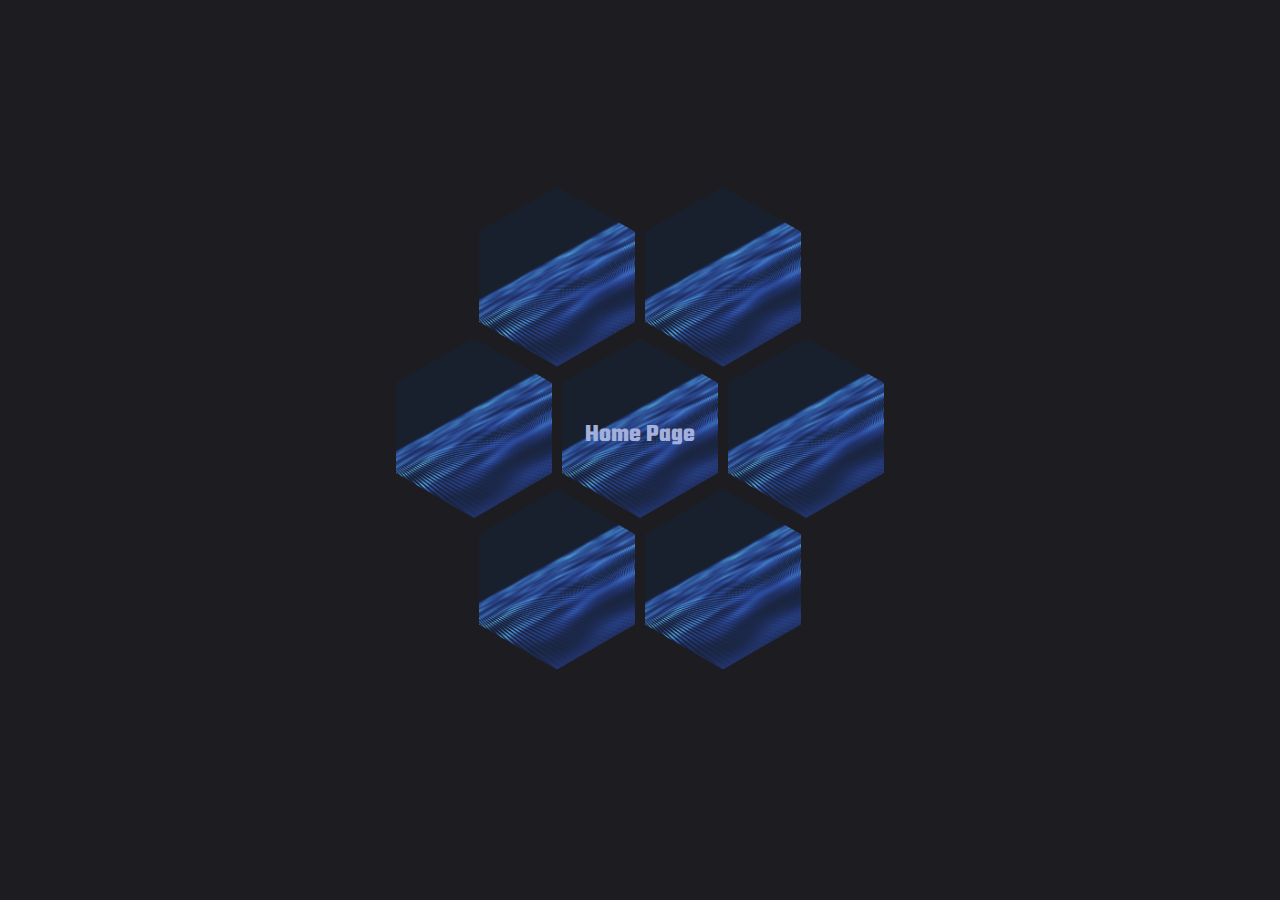
<file: index.html>
<!DOCTYPE html>
<html lang="en">
  <head>
    <meta charset="UTF-8" />
    <meta name="viewport" content="width=device-width, initial-scale=1.0" />
    <meta name="description" content="Developer Challenge & Training Network" />
    <link rel="stylesheet" href="styles.css" />
    <link rel="preconnect" href="https://fonts.googleapis.com" />
    <link rel="preconnect" href="https://fonts.gstatic.com" crossorigin />
    <link
      href="https://fonts.googleapis.com/css2?family=Teko:wght@300..700&display=swap"
      rel="stylesheet"
    />
    <link
      rel="icon"
      type="image/x-icon"
      href="./Assets/Icon/favicon_io/zip_session_f7ff5e88dc0d10351a69f8de16b2a9c9_046c3dafd59fa8e663e08844587e490e/favicon-16x16.ico"
    />
    <title>Bee's Challenge</title>
  </head>
  <body>
    <!-- Since all images inside this div form an image, you can add role="img" and aria-label to the div element directly. -->
    <div class="hexagon">
      <img src="./Assets/futuristic__blue.webp" alt="" class="" />
      <img src="./Assets/futuristic__blue.webp" alt="" class="relative__img" />
      <img src="./Assets/futuristic__blue.webp" alt="" class="" />
      <img src="./Assets/futuristic__blue.webp" alt="" class="" />
      <img src="./Assets/futuristic__blue.webp" alt="" class="" />
      <img src="./Assets/futuristic__blue.webp" alt="" class="" /><img
        src="./Assets/futuristic__blue.webp"
        alt=""
      />
      <!-- aria-labelledb attribute should not be needed here since this is a <a> element (semantic element) with a descriptive label (Home page) -->
      <a
        href="home__page.htm"
        class="home__page"
        aria-labelledby="home page button"
        >Home Page</a
      >
    </div>
  </body>
</html>
</file>
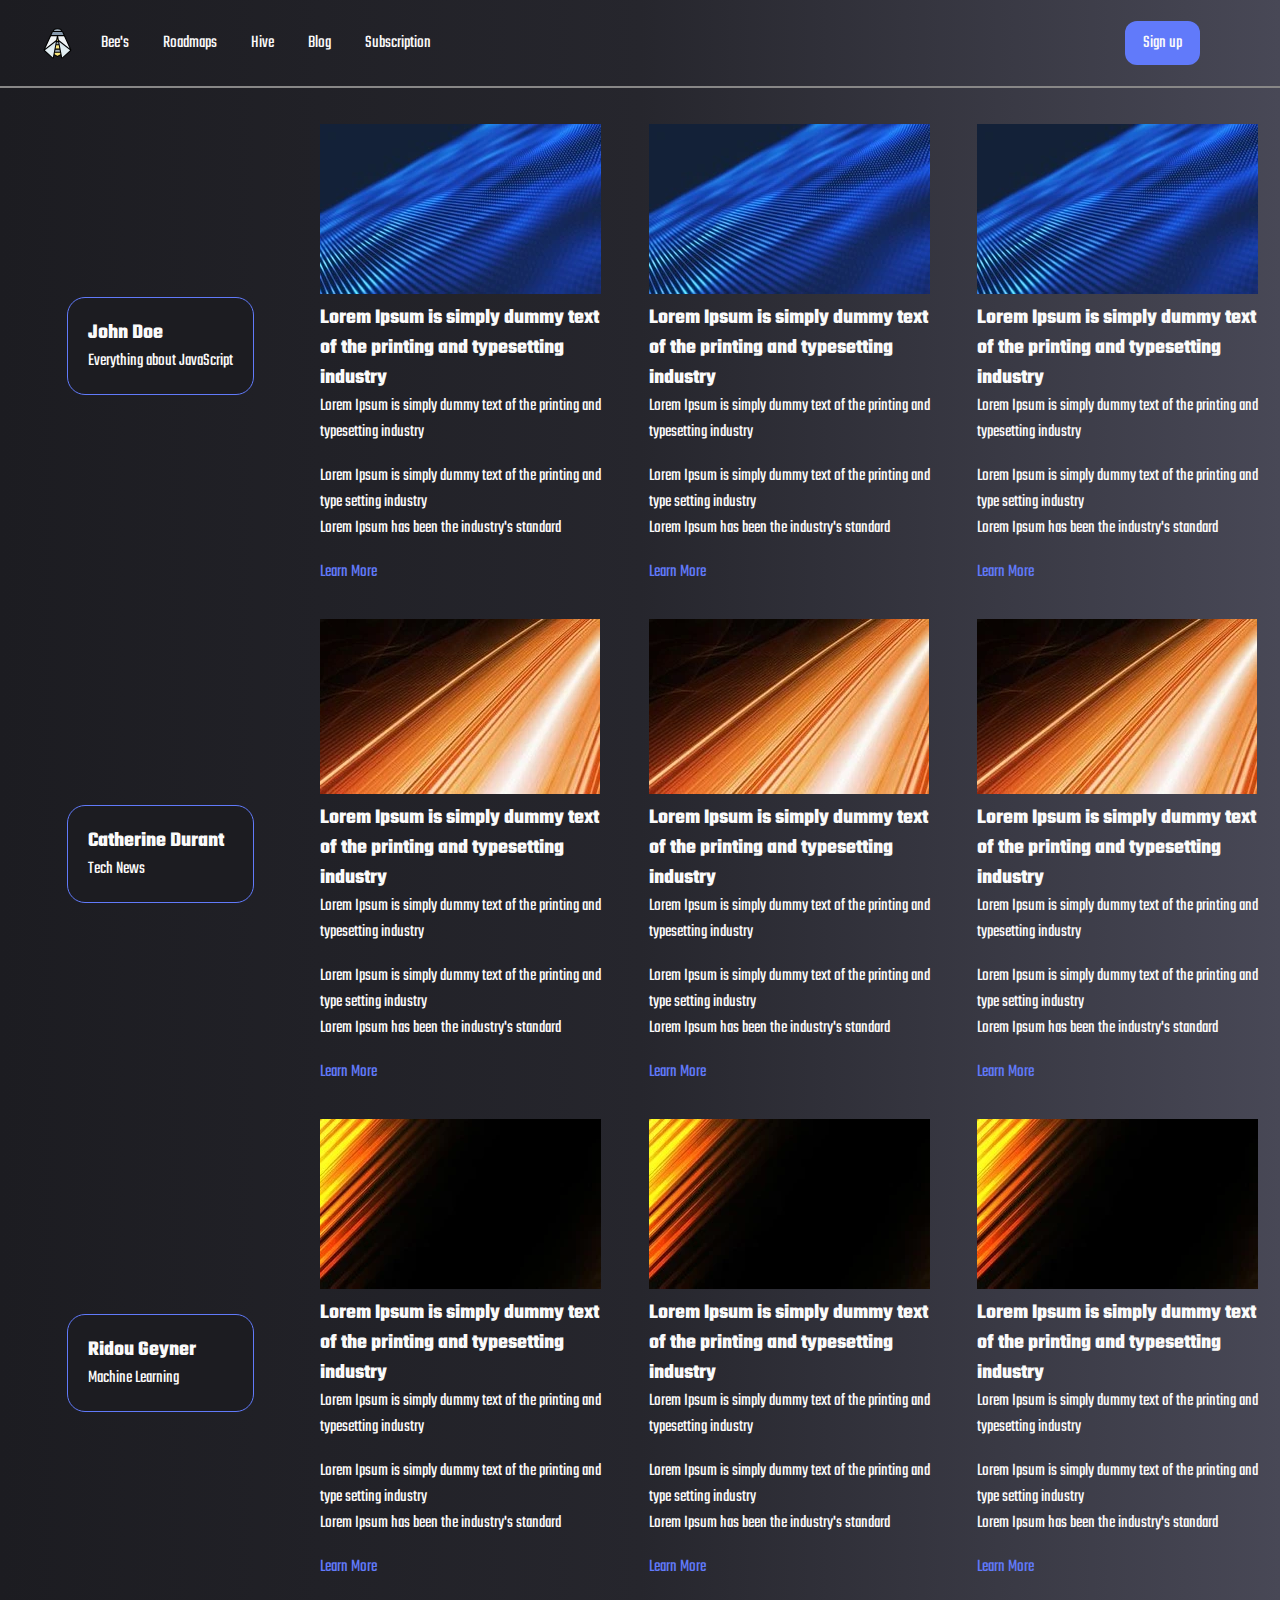
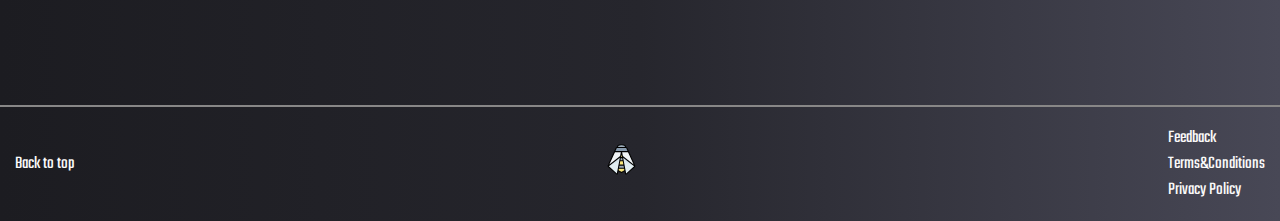
<file: blog.htm>
<!DOCTYPE html>
<html lang="en">
  <head>
    <meta charset="UTF-8" />
    <meta name="viewport" content="width=device-width, initial-scale=1.0" />
    <meta name="description" content="Developer Challenge & Training Network" />
    <link
      rel="icon"
      type="image/x-icon"
      href="./Assets/Icon/favicon_io/zip_session_f7ff5e88dc0d10351a69f8de16b2a9c9_046c3dafd59fa8e663e08844587e490e/favicon-16x16.ico"
    />
    <link rel="preconnect" href="https://fonts.googleapis.com" />
    <link rel="preconnect" href="https://fonts.gstatic.com" crossorigin />
    <link
      href="https://fonts.googleapis.com/css2?family=Teko:wght@300..700&display=swap"
      rel="stylesheet"
    />
    <link rel="stylesheet" href="stylesBlog.css" />
    <title>Bee's Challenge</title>
  </head>
  <body>
    <a id="top"></a>
    <header class="flex align-center space-between">
      <nav class="flex align-center gap--34">
        <div class="nav__item">
          <a
            href="home__page.htm"
            class="flex align-center gap--16"
            aria-label="a link to the home page"
            ><img
              src="./Assets/Icon/bee-origami-paper-svgrepo-com.svg"
              class="logo__homepage"
              alt="bee in the form of origami"
            />Bee's</a
          >
        </div>
        <ul class="flex gap--34 nav__links">
          <li><a href="./roadmaps.htm">Roadmaps</a></li>
          <li><a href="./hive.htm">Hive</a></li>
          <li><a href="./blog.htm">Blog</a></li>
          <li><a href="./subscription.htm">Subscription</a></li>
        </ul>
        <!--Mobile-->
        <ul class="flex align-center nav__links__mobile">
          <li>
            <a href="home__page.htm" aria-label="Refresh home page"
              ><img
                src="./Assets/Icon/bee-origami-paper-svgrepo-com.svg"
                class="logo__homepage"
                alt="bee in the form of origami"
            /></a>
          </li>
          <li><a href="./roadmaps.htm">Roadmaps</a></li>
          <li><a href="./blog.htm">Blog</a></li>
          <li><a href="./subscription.htm">Subscription</a></li>
        </ul>
        <!--/-->
      </nav>
      <a href="./sign__up.htm" class="btn btn__signup margin__right--40"
        >Sign up</a
      >
    </header>
    <div class="border"></div>
    <main class="grid gtc--1-2 narrow__main">
      <aside class="grid gap--250 aside__hidden">
        <div class="blog__writers john__doe padding--20">
          <h3>John Doe</h3>
          <span class="block">Everything about JavaScript</span>
        </div>
        <div class="blog__writers cthy__drnt padding--20">
          <h3>Catherine Durant</h3>
          <span class="block">Tech News</span>
        </div>
        <div class="blog__writers rd__gey padding--20">
          <h3>Ridou Geyner</h3>
          <span class="block">Machine Learning</span>
        </div>
      </aside>
      <section class="grid blog__posts__hidden gap--34">
        <div class="flex gap--16">
          <div class="card1">
            <img
              class="card__img"
              src="./Assets/card_images/futblue2.webp"
              alt="card"
            />
            <h3>
              Lorem Ipsum is simply dummy text <br />
              of the printing and typesetting industry
            </h3>
            <span>
              Lorem Ipsum is simply dummy text of the printing and typesetting
              industry</span
            >
            <p>
              Lorem Ipsum is simply dummy text of the printing and type setting
              industry <br />Lorem Ipsum has been the industry's standard
            </p>
            <a href="#" class="card__link">Learn More</a>
          </div>
          <div class="card2">
            <img
              class="card__img"
              src="./Assets/card_images/futblue2.webp"
              alt="card"
            />
            <h3>
              Lorem Ipsum is simply dummy text <br />
              of the printing and typesetting industry
            </h3>
            <span>
              Lorem Ipsum is simply dummy text of the printing and typesetting
              industry</span
            >
            <p>
              Lorem Ipsum is simply dummy text of the printing and type setting
              industry <br />Lorem Ipsum has been the industry's standard
            </p>
            <a href="#" class="card__link">Learn More</a>
          </div>
          <div class="card3">
            <img
              class="card__img"
              src="./Assets/card_images/futblue2.webp"
              alt="card"
            />
            <h3>
              Lorem Ipsum is simply dummy text <br />
              of the printing and typesetting industry
            </h3>
            <span>
              Lorem Ipsum is simply dummy text of the printing and typesetting
              industry</span
            >
            <p>
              Lorem Ipsum is simply dummy text of the printing and type setting
              industry <br />Lorem Ipsum has been the industry's standard
            </p>
            <a href="#" class="card__link">Learn More</a>
          </div>
        </div>
        <div class="flex gap--16">
          <div class="card1">
            <img
              class="card__img"
              src="./Assets/card_images/futorange.webp"
              alt="card"
            />
            <h3>
              Lorem Ipsum is simply dummy text <br />
              of the printing and typesetting industry
            </h3>
            <span>
              Lorem Ipsum is simply dummy text of the printing and typesetting
              industry</span
            >
            <p>
              Lorem Ipsum is simply dummy text of the printing and type setting
              industry <br />Lorem Ipsum has been the industry's standard
            </p>
            <a href="#" class="card__link">Learn More</a>
          </div>
          <div class="card2">
            <img
              class="card__img"
              src="./Assets/card_images/futorange.webp"
              alt="card"
            />
            <h3>
              Lorem Ipsum is simply dummy text <br />
              of the printing and typesetting industry
            </h3>
            <span>
              Lorem Ipsum is simply dummy text of the printing and typesetting
              industry</span
            >
            <p>
              Lorem Ipsum is simply dummy text of the printing and type setting
              industry <br />Lorem Ipsum has been the industry's standard
            </p>
            <a href="#" class="card__link">Learn More</a>
          </div>
          <div class="card3">
            <img
              class="card__img"
              src="./Assets/card_images/futorange.webp"
              alt="card"
            />
            <h3>
              Lorem Ipsum is simply dummy text <br />
              of the printing and typesetting industry
            </h3>
            <span>
              Lorem Ipsum is simply dummy text of the printing and typesetting
              industry</span
            >
            <p>
              Lorem Ipsum is simply dummy text of the printing and type setting
              industry <br />Lorem Ipsum has been the industry's standard
            </p>
            <a href="#" class="card__link">Learn More</a>
          </div>
        </div>
        <div class="flex gap--16">
          <div class="card1">
            <img
              class="card__img"
              src="./Assets/card_images/futdarkyellow.webp"
              alt="card"
            />
            <h3>
              Lorem Ipsum is simply dummy text <br />
              of the printing and typesetting industry
            </h3>
            <span>
              Lorem Ipsum is simply dummy text of the printing and typesetting
              industry</span
            >
            <p>
              Lorem Ipsum is simply dummy text of the printing and type setting
              industry <br />Lorem Ipsum has been the industry's standard
            </p>
            <a href="#" class="card__link">Learn More</a>
          </div>
          <div class="card2">
            <img
              class="card__img"
              src="./Assets/card_images/futdarkyellow.webp"
              alt="card"
            />
            <h3>
              Lorem Ipsum is simply dummy text <br />
              of the printing and typesetting industry
            </h3>
            <span>
              Lorem Ipsum is simply dummy text of the printing and typesetting
              industry</span
            >
            <p>
              Lorem Ipsum is simply dummy text of the printing and type setting
              industry <br />Lorem Ipsum has been the industry's standard
            </p>
            <a href="#" class="card__link">Learn More</a>
          </div>
          <div class="card3">
            <img
              class="card__img"
              src="./Assets/card_images/futdarkyellow.webp"
              alt="card"
            />
            <h3>
              Lorem Ipsum is simply dummy text <br />
              of the printing and typesetting industry
            </h3>
            <span>
              Lorem Ipsum is simply dummy text of the printing and typesetting
              industry</span
            >
            <p>
              Lorem Ipsum is simply dummy text of the printing and type setting
              industry <br />Lorem Ipsum has been the industry's standard
            </p>
            <a href="#" class="card__link">Learn More</a>
          </div>
        </div>
      </section>
      <!--mobile-->
      <section class="grid blog__posts gap--34">
        <div class="blog__mobile__first flex flex-col">
          <div class="blog__writers john__doe padding--20">
            <h3>John Doe</h3>
            <span class="block">Everything about JavaScript</span>
          </div>
          <div class="flex gap--16 card__mobile">
            <div class="card1">
              <img
                class="card__img"
                src="./Assets/card_images/futblue2.webp"
                alt="card"
              />
              <h3>
                Lorem Ipsum is simply dummy text <br />
                of the printing and typesetting
              </h3>
              <span> Lorem Ipsum is simply dummy text of the printing and</span>
              <p>
                Lorem Ipsum is simply dummy text of the<br />Lorem Ipsum has
                been the industry's standard
              </p>
              <a href="#" class="card__link">Learn More</a>
            </div>
            <div class="card2">
              <img
                class="card__img"
                src="./Assets/card_images/futblue2.webp"
                alt="card"
              />
              <h3>
                Lorem Ipsum is simply dummy text <br />
                of the printing and typesetting
              </h3>
              <span> Lorem Ipsum is simply dummy text of the printing and</span>
              <p>
                Lorem Ipsum is simply dummy text of the<br />Lorem Ipsum has
                been the industry's standard
              </p>
              <a href="#" class="card__link">Learn More</a>
            </div>
            <div class="card3">
              <img
                class="card__img"
                src="./Assets/card_images/futblue2.webp"
                alt="card"
              />
              <h3>
                Lorem Ipsum is simply dummy text <br />
                of the printing and typesetting
              </h3>
              <span> Lorem Ipsum is simply dummy text of the printing and</span>
              <p>
                Lorem Ipsum is simply dummy text of the<br />Lorem Ipsum has
                been the industry's standard
              </p>
              <a href="#" class="card__link">Learn More</a>
            </div>
          </div>
        </div>
        <!--blog-mobile-second-->
        <div class="blog__mobile__second flex flex-col">
          <div class="blog__writers cthy__drnt padding--20">
            <h3>Catherine Durant</h3>
            <span class="block">Tech News</span>
          </div>
          <div class="flex gap--16 card__mobile">
            <div class="card1">
              <img
                class="card__img"
                src="./Assets/card_images/futorange.webp"
                alt="card"
              />
              <h3>
                Lorem Ipsum is simply dummy text <br />
                of the printing and typesetting
              </h3>
              <span> Lorem Ipsum is simply dummy text of the printing and</span>
              <p>
                Lorem Ipsum is simply dummy text of the<br />Lorem Ipsum has
                been the industry's standard
              </p>
              <a href="#" class="card__link">Learn More</a>
            </div>
            <div class="card2">
              <img
                class="card__img"
                src="./Assets/card_images/futorange.webp"
                alt="card"
              />
              <h3>
                Lorem Ipsum is simply dummy text <br />
                of the printing and typesetting
              </h3>
              <span> Lorem Ipsum is simply dummy text of the printing and</span>
              <p>
                Lorem Ipsum is simply dummy text of the<br />Lorem Ipsum has
                been the industry's standard
              </p>
              <a href="#" class="card__link">Learn More</a>
            </div>
            <div class="card3">
              <img
                class="card__img"
                src="./Assets/card_images/futorange.webp"
                alt="card"
              />
              <h3>
                Lorem Ipsum is simply dummy text <br />
                of the printing and typesetting
              </h3>
              <span> Lorem Ipsum is simply dummy text of the printing and</span>
              <p>
                Lorem Ipsum is simply dummy text of the<br />Lorem Ipsum has
                been the industry's standard
              </p>
              <a href="#" class="card__link">Learn More</a>
            </div>
          </div>
        </div>
        <!--blog-mobile-third-->
        <div class="blog__mobile__third flex flex-col">
          <div class="blog__writers rd__gey padding--20">
            <h3>Ridou Geyner</h3>
            <span class="block">Machine Learning</span>
          </div>
          <div class="flex gap--16 card__mobile">
            <div class="card1">
              <img
                class="card__img"
                src="./Assets/card_images/futdarkyellow.webp"
                alt="card"
              />
              <h3>
                Lorem Ipsum is simply dummy text <br />
                of the printing and typesetting
              </h3>
              <span> Lorem Ipsum is simply dummy text of the printing and</span>
              <p>
                Lorem Ipsum is simply dummy text of the<br />Lorem Ipsum has
                been the industry's standard
              </p>
              <a href="#" class="card__link">Learn More</a>
            </div>
            <div class="card2">
              <img
                class="card__img"
                src="./Assets/card_images/futdarkyellow.webp"
                alt="card"
              />
              <h3>
                Lorem Ipsum is simply dummy text <br />
                of the printing and typesetting
              </h3>
              <span> Lorem Ipsum is simply dummy text of the printing and</span>
              <p>
                Lorem Ipsum is simply dummy text of the<br />Lorem Ipsum has
                been the industry's standard
              </p>
              <a href="#" class="card__link">Learn More</a>
            </div>
            <div class="card3">
              <img
                class="card__img"
                src="./Assets/card_images/futdarkyellow.webp"
                alt="card"
              />
              <h3>
                Lorem Ipsum is simply dummy text <br />
                of the printing and typesetting
              </h3>
              <span> Lorem Ipsum is simply dummy text of the printing and</span>
              <p>
                Lorem Ipsum is simply dummy text of the<br />Lorem Ipsum has
                been the industry's standard
              </p>
              <a href="#" class="card__link">Learn More</a>
            </div>
          </div>
        </div>
      </section>
    </main>
    <div class="border brd__footer"></div>
    <footer class="flex space-between align-center">
      <div><a href="#top">Back to top</a></div>
      <div class="footer__logo__container">
        <img
          src="./Assets/Icon/bee-origami-paper-svgrepo-com.svg"
          class="logo__homepage"
          alt="Bee's logo"
        />
      </div>
      <div class="footer_texts">
        <ul>
          <li><a href="./target__blank.htm" target="_blank">Feedback</a></li>
          <li>
            <a href="./target__blank.htm" target="_blank">Terms&Conditions</a>
          </li>
          <li>
            <a href="./target__blank.htm" target="_blank">Privacy Policy</a>
          </li>
        </ul>
      </div>
    </footer>
  </body>
</html>
</file>
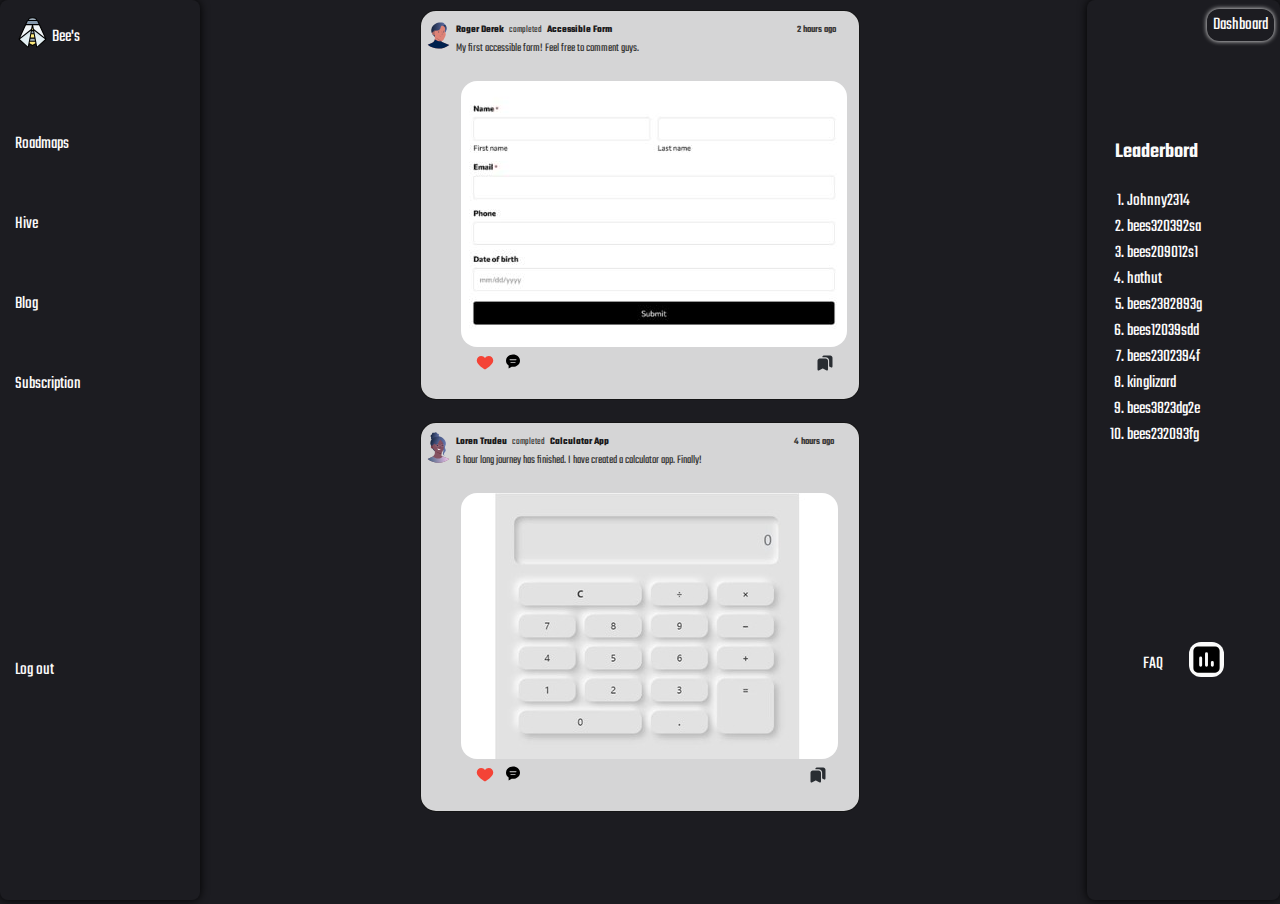
<file: hive.htm>
<!DOCTYPE html>
<html lang="en">
  <head>
    <meta charset="UTF-8" />
    <meta name="viewport" content="width=device-width, initial-scale=1.0" />
    <meta name="description" content="Developer Challenge & Training Network" />
    <link
      rel="icon"
      type="image/x-icon"
      href="./Assets/Icon/favicon_io/zip_session_f7ff5e88dc0d10351a69f8de16b2a9c9_046c3dafd59fa8e663e08844587e490e/favicon-16x16.ico"
    />
    <link rel="preconnect" href="https://fonts.googleapis.com" />
    <link rel="preconnect" href="https://fonts.gstatic.com" crossorigin />
    <link
      href="https://fonts.googleapis.com/css2?family=Teko:wght@300..700&display=swap"
      rel="stylesheet"
    />
    <link rel="stylesheet" href="stylesHive.css" />

    <title>Bee's Challenge</title>
  </head>
  <body>
    <main class="grid">
      <nav class="flex column gap--54">
        <div class="flex align-center gap--2">
          <a href="home__page.htm" aria-label="a link to the homepage">
            <img
              src="./Assets/Icon/bee-origami-paper-svgrepo-com.svg"
              class="logo__homepage"
              alt="bee in the form of origami"
          /></a>
          <a href="home__page.htm" aria-labelledby="a link to the home page"
            >Bee's</a
          >
        </div>
        <ul class="flex column gap--54">
          <li><a href="./roadmaps.htm">Roadmaps</a></li>
          <li><a href="./hive.htm">Hive</a></li>
          <li><a href="./blog.htm">Blog</a></li>
          <li><a href="./subscription.htm">Subscription</a></li>
        </ul>
        <ul class="padding-top--170">
          <li><a href="#">Log out</a></li>
        </ul>
      </nav>
      <!--Center-->
      <div class="grid gap--12">
        <div class="grid justify-center align-content-start">
          <div class="challenges__container">
            <div class="challanges__img">
              <img
                src="./Assets/accessible form.JPG"
                alt="Accessible Form Example"
                class="accesible__form__img"
              />
            </div>
            <div class="flex">
              <div>
                <img
                  src="./Assets/avatar-man.svg"
                  alt="avatar"
                  class="avatar"
                />
              </div>
              <div class="flex column gap--2">
                <div class="challenges__header flex gap--5">
                  <h5 class="challenges__title">Roger Derek</h5>
                  <span class="challenges__info">completed</span>
                  <h6 class="challanges__title__2">Accessible Form</h6>
                  <span class="hours__info">2 hours ago</span>
                </div>
                <div>
                  <p class="challanges__desc">
                    My first accessible form! Feel free to comment guys.
                  </p>
                </div>
              </div>
            </div>
            <div class="flex space-between padding-top-left">
              <div class="flex gap--12 max-height--25">
                <img
                  src="./Assets/Icon/like&comment&save/like-red.svg"
                  alt="clickable like icon"
                  class="like__icon"
                />
                <img
                  src="./Assets/Icon/like&comment&save/comment-circle.svg"
                  alt="clickable comment icon"
                  class="comment__icon"
                />
              </div>
              <div class="padding-top-right">
                <img
                  src="./Assets/Icon/like&comment&save/save-2-normal.svg"
                  alt="clickable save icon"
                  class="save__icon"
                />
              </div>
            </div>
          </div>
        </div>
        <div class="grid justify-center align-content-start">
          <div class="challenges__container">
            <div class="challanges__img">
              <img
                src="./Assets/calculatorapp.jpg"
                alt="Accessible Form Example"
                class="accesible__form__img"
              />
            </div>
            <div class="flex">
              <div>
                <img
                  src="./Assets/avatar-woman.svg"
                  alt="avatar"
                  class="avatar"
                />
              </div>
              <div class="flex column gap--2">
                <div class="challenges__header flex gap--5">
                  <h5 class="challenges__title">Loren Trudeu</h5>
                  <span class="challenges__info">completed</span>
                  <h6 class="challanges__title__2">Calculator App</h6>
                  <span class="hours__info">4 hours ago</span>
                </div>
                <div>
                  <p class="challanges__desc">
                    6 hour long journey has finished. I have created a
                    calculator app. Finally!
                  </p>
                </div>
              </div>
            </div>
            <div class="flex space-between padding-top-left">
              <div class="flex gap--12 max-height--25">
                <img
                  src="./Assets/Icon/like&comment&save/like-red.svg"
                  alt="clickable like icon"
                  class="like__icon"
                />
                <img
                  src="./Assets/Icon/like&comment&save/comment-circle.svg"
                  alt="clickable comment icon"
                  class="comment__icon"
                />
              </div>
              <div class="padding-top-right-second">
                <img
                  src="./Assets/Icon/like&comment&save/save-2-normal.svg"
                  alt="clickable save icon"
                  class="save__icon"
                />
              </div>
            </div>
          </div>
        </div>
      </div>
      <aside>
        <div class="btn__container">
          <a href="#" class="btn btn__dashboard">Dashboard</a>
        </div>
        <div class="leaderbord__list">
          <h3 class="leaderbord__title">Leaderbord</h3>
          <ol>
            <li>Johnny2314</li>
            <li>bees320392sa</li>
            <li>bees209012s1</li>
            <li>hathut</li>
            <li>bees2382893g</li>
            <li>bees12039sdd</li>
            <li>bees2302394f</li>
            <li>kinglizard</li>
            <li>bees3823dg2e</li>
            <li>bees232093fg</li>
          </ol>
        </div>
        <div class="aside__links flex align-center gap--26">
          <a href="./target__blank.htm" class="faq" target="_blank">FAQ </a>
          <a href="#" aria-label="a link to statistics page"
            ><img
              src="./Assets/Icon/analytics-svgrepo-com.svg"
              alt="clickable statistics__icon"
              class="statistics__icon"
          /></a>
        </div>
      </aside>
    </main>
  </body>
</html>
</file>
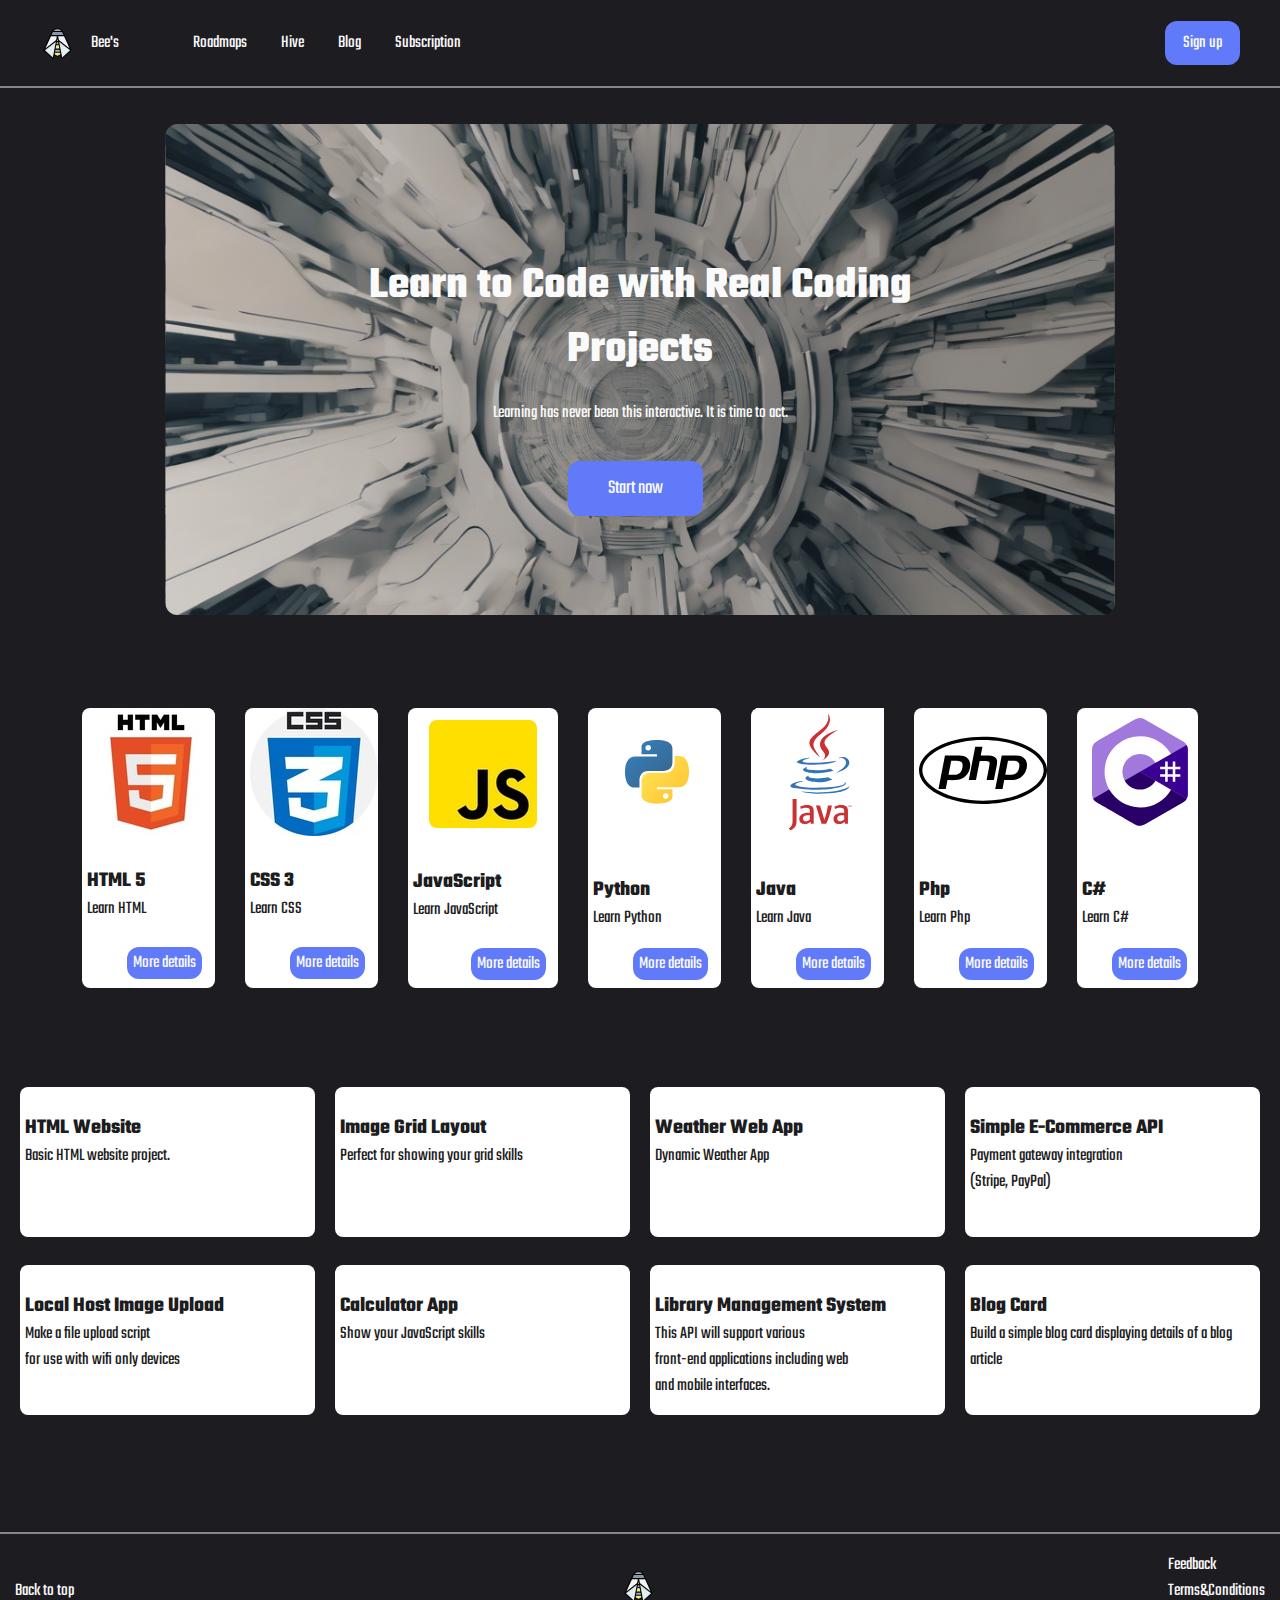
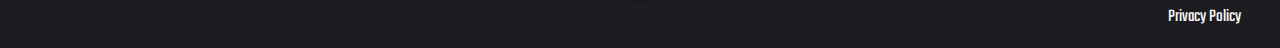
<file: home__page.htm>
<!DOCTYPE html>
<html lang="en">
  <head>
    <meta charset="UTF-8" />
    <meta name="viewport" content="width=device-width, initial-scale=1.0" />
    <meta name="description" content="Developer Challenge & Training Network" />
    <link
      rel="icon"
      type="image/x-icon"
      href="./Assets/Icon/favicon_io/zip_session_f7ff5e88dc0d10351a69f8de16b2a9c9_046c3dafd59fa8e663e08844587e490e/favicon-16x16.ico"
    />
    <link rel="preconnect" href="https://fonts.googleapis.com" />
    <link rel="preconnect" href="https://fonts.gstatic.com" crossorigin />
    <link
      href="https://fonts.googleapis.com/css2?family=Teko:wght@300..700&display=swap"
      rel="stylesheet"
    />
    <link rel="stylesheet" href="stylesHome__page.css" />
    <title>Bee's Challenge</title>
  </head>
  <body>
    <a name="top"></a>
    <header class="flex align-center space-between padding__right--40">
      <nav class="flex align-center gap--34">
        <div class="nav__item">
          <a
            href="home__page.htm"
            class="flex align-center gap--16"
            aria-label="Refresh home page"
            ><img
              src="./Assets/Icon/bee-origami-paper-svgrepo-com.svg"
              class="logo__homepage"
              alt="bee in the form of origami"
            />Bee's</a
          >
        </div>
        <ul class="flex gap--34 nav__links">
          <li><a href="./roadmaps.htm">Roadmaps</a></li>
          <!-- I cannot see how class hive is used, I think it's not needed -->
          <li><a href="./hive.htm" class="hive">Hive</a></li>
          <li><a href="./blog.htm">Blog</a></li>
          <li><a href="./subscription.htm">Subscription</a></li>
        </ul>
        <!--Mobile-->
        <ul class="flex align-center nav__links__mobile">
          <li>
            <a href="home__page.htm" aria-label="Refresh home page"
              ><img
                src="./Assets/Icon/bee-origami-paper-svgrepo-com.svg"
                class="logo__homepage"
                alt="bee in the form of origami"
            /></a>
          </li>
          <li><a href="./roadmaps.htm">Roadmaps</a></li>
          <li><a href="./blog.htm">Blog</a></li>
          <li><a href="./subscription.htm">Subscription</a></li>
        </ul>
        <!--/-->
      </nav>
      <a href="./sign__up.htm" class="btn btn__signup">Sign up</a>
    </header>
    <div class="border"></div>
    <main>
      <section class="grid gap--34 items-center first__section">
        <section>
          <div class="hero">
            <h1 class="hero__title">Learn to Code with Real Coding Projects</h1>
            <p>Learning has never been this interactive. It is time to act.</p>
            <div class="padding__top__left--30-10">
              <a href="./subscription.htm" class="btn btn__startn0w"
                >Start now</a
              >
            </div>
          </div>
        </section>
        <section
          class="grid gridr0w items-center gap--34 courses__projects__container"
        >
          <div class="flex gap--30 courses">
            <div class="html5">
              <img
                src="./Assets/card_images/html5_128.jpg"
                alt="html5icon"
                class="html5__img"
                loading="lazy"
              />
              <div>
                <h3 class="margin__bottom--0 title">HTML 5</h3>
                <span>Learn HTML</span>
                <div class="cardbtn__container">
                  <a href="./roadmaps.htm" class="btn btn__card"
                    >More details</a
                  >
                </div>
              </div>
            </div>
            <div class="css">
              <img
                src="./Assets/card_images/css_128.jpg"
                alt="css3icon"
                class="css__img"
                loading="lazy"
              />
              <div>
                <h3 class="margin__bottom--0">CSS 3</h3>
                <span>Learn CSS</span>
                <div class="cardbtn__container">
                  <a href="./roadmaps.htm" class="btn btn__card"
                    >More details</a
                  >
                </div>
              </div>
            </div>
            <div class="js">
              <div class="padding__hvw--16">
                <img
                  src="./Assets/card_images/js_108.jpg"
                  alt="javascript icon"
                  class="js__img"
                  loading="lazy"
                />
              </div>
              <div>
                <h3 class="margin__bottom--0 margin__top--12">JavaScript</h3>
                <span>Learn JavaScript</span>
                <div class="cardbtn__container__js">
                  <a href="./roadmaps.htm" class="btn btn__card"
                    >More details</a
                  >
                </div>
              </div>
            </div>
            <div class="py">
              <div class="padding__hvw--10">
                <img
                  src="./Assets/card_images/python-svgrepo-com.svg"
                  alt="python icon"
                  class="py__img"
                  loading="lazy"
                />
              </div>
              <div>
                <h3 class="margin__bottom--0 margin__top--12">Python</h3>
                <span>Learn Python</span>
                <div class="cardbtn__container__py">
                  <a href="./roadmaps.htm#backend" class="btn btn__card"
                    >More details</a
                  >
                </div>
              </div>
            </div>
            <div class="java">
              <div class="padding__hvw--10">
                <img
                  src="./Assets/card_images/java.svg"
                  alt="java icon"
                  class="py__img"
                  loading="lazy"
                />
              </div>
              <div>
                <h3 class="margin__bottom--0 margin__top--12">Java</h3>
                <span>Learn Java</span>
                <div class="cardbtn__container__java">
                  <a href="./roadmaps.htm#backend" class="btn btn__card"
                    >More details</a
                  >
                </div>
              </div>
            </div>
            <div class="php">
              <div class="padding__hvw--10">
                <img
                  src="./Assets/card_images/php-svgrepo-com.svg"
                  alt="php icon"
                  class="py__img"
                  loading="lazy"
                />
              </div>
              <div>
                <h3 class="margin__bottom--0 margin__top--12">Php</h3>
                <span>Learn Php</span>
                <div class="cardbtn__container__php">
                  <a href="./roadmaps.htm#courses" class="btn btn__card"
                    >More details</a
                  >
                </div>
              </div>
            </div>
            <div class="csharp">
              <div class="padding__hvw--10">
                <img
                  src="./Assets/card_images/c-sharp-c.svg"
                  alt="csharp icon"
                  class="csharp__img"
                  loading="lazy"
                />
              </div>
              <div>
                <h3 class="margin__bottom--0 margin__top--12">C#</h3>
                <span>Learn C#</span>
                <div class="cardbtn__container__csharp">
                  <a href="./roadmaps.htm#courses" class="btn btn__card"
                    >More details</a
                  >
                </div>
              </div>
            </div>
          </div>
          <div class="flex gap--20 projects">
            <a href="./subscription.htm">
              <!-- Add a bit more padding inside this div (and similar divs below) -->
              <div class="html__website">
                <h3 class="margin__bottom--0">HTML Website</h3>
                <span>Basic HTML website project.</span>
              </div></a
            >
            <a href="./subscription.htm">
              <div class="img__grid__layout">
                <h3 class="margin__bottom--0">Image Grid Layout</h3>
                <span>Perfect for showing your grid skills</span>
              </div></a
            >
            <a href="./subscription.htm" class="weather__web__app__hidden">
              <div class="weather__web__app">
                <h3 class="margin__bottom--0">Weather Web App</h3>
                <span>Dynamic Weather App</span>
              </div></a
            >
            <a href="./subscription.htm">
              <div class="ecommerce__api">
                <h3 class="margin__bottom--0">Simple E-Commerce API</h3>
                <span>
                  Payment gateway integration <br />
                  (Stripe, PayPal)</span
                >
              </div></a
            >
            <a href="./subscription.htm" class="img__upload__hidden">
              <div class="img__upload">
                <h3 class="margin__bottom--0">Local Host Image Upload</h3>
                <span
                  >Make a file upload script <br />for use with wifi only
                  devices</span
                >
              </div></a
            >
            <a href="./subscription.htm">
              <div class="calculator__app">
                <h3 class="margin__bottom--0">Calculator App</h3>
                <span>Show your JavaScript skills</span>
              </div></a
            >
            <a href="./subscription.htm" class="library__mng__sys__hidden">
              <div class="library__mng__sys">
                <h3 class="margin__bottom--0">Library Management System</h3>
                <span
                  >This API will support various<br />
                  front-end applications including web<br />
                  and mobile interfaces.</span
                >
              </div></a
            >
            <a href="./subscription.htm" class="blog__card__hidden"
              ><div class="blog__card">
                <h3 class="margin__bottom--0">Blog Card</h3>
                <span
                  >Build a simple blog card displaying details of a blog
                  article</span
                >
              </div></a
            >
          </div>
        </section>
      </section>
      <div class="border brd__footer"></div>
    </main>
    <footer class="flex space-between align-center">
      <div><a href="#top">Back to top</a></div>
      <div class="pad-left">
        <img
          src="./Assets/Icon/bee-origami-paper-svgrepo-com.svg"
          class="logo__homepage"
          alt="bee in the form of origami"
        />
      </div>
      <div>
        <ul>
          <li><a href="./target__blank.htm" target="_blank">Feedback</a></li>
          <li>
            <a href="./target__blank.htm" target="_blank">Terms&Conditions</a>
          </li>
          <li>
            <a href="./target__blank.htm" target="_blank">Privacy Policy</a>
          </li>
        </ul>
      </div>
    </footer>
  </body>
</html>
</file>
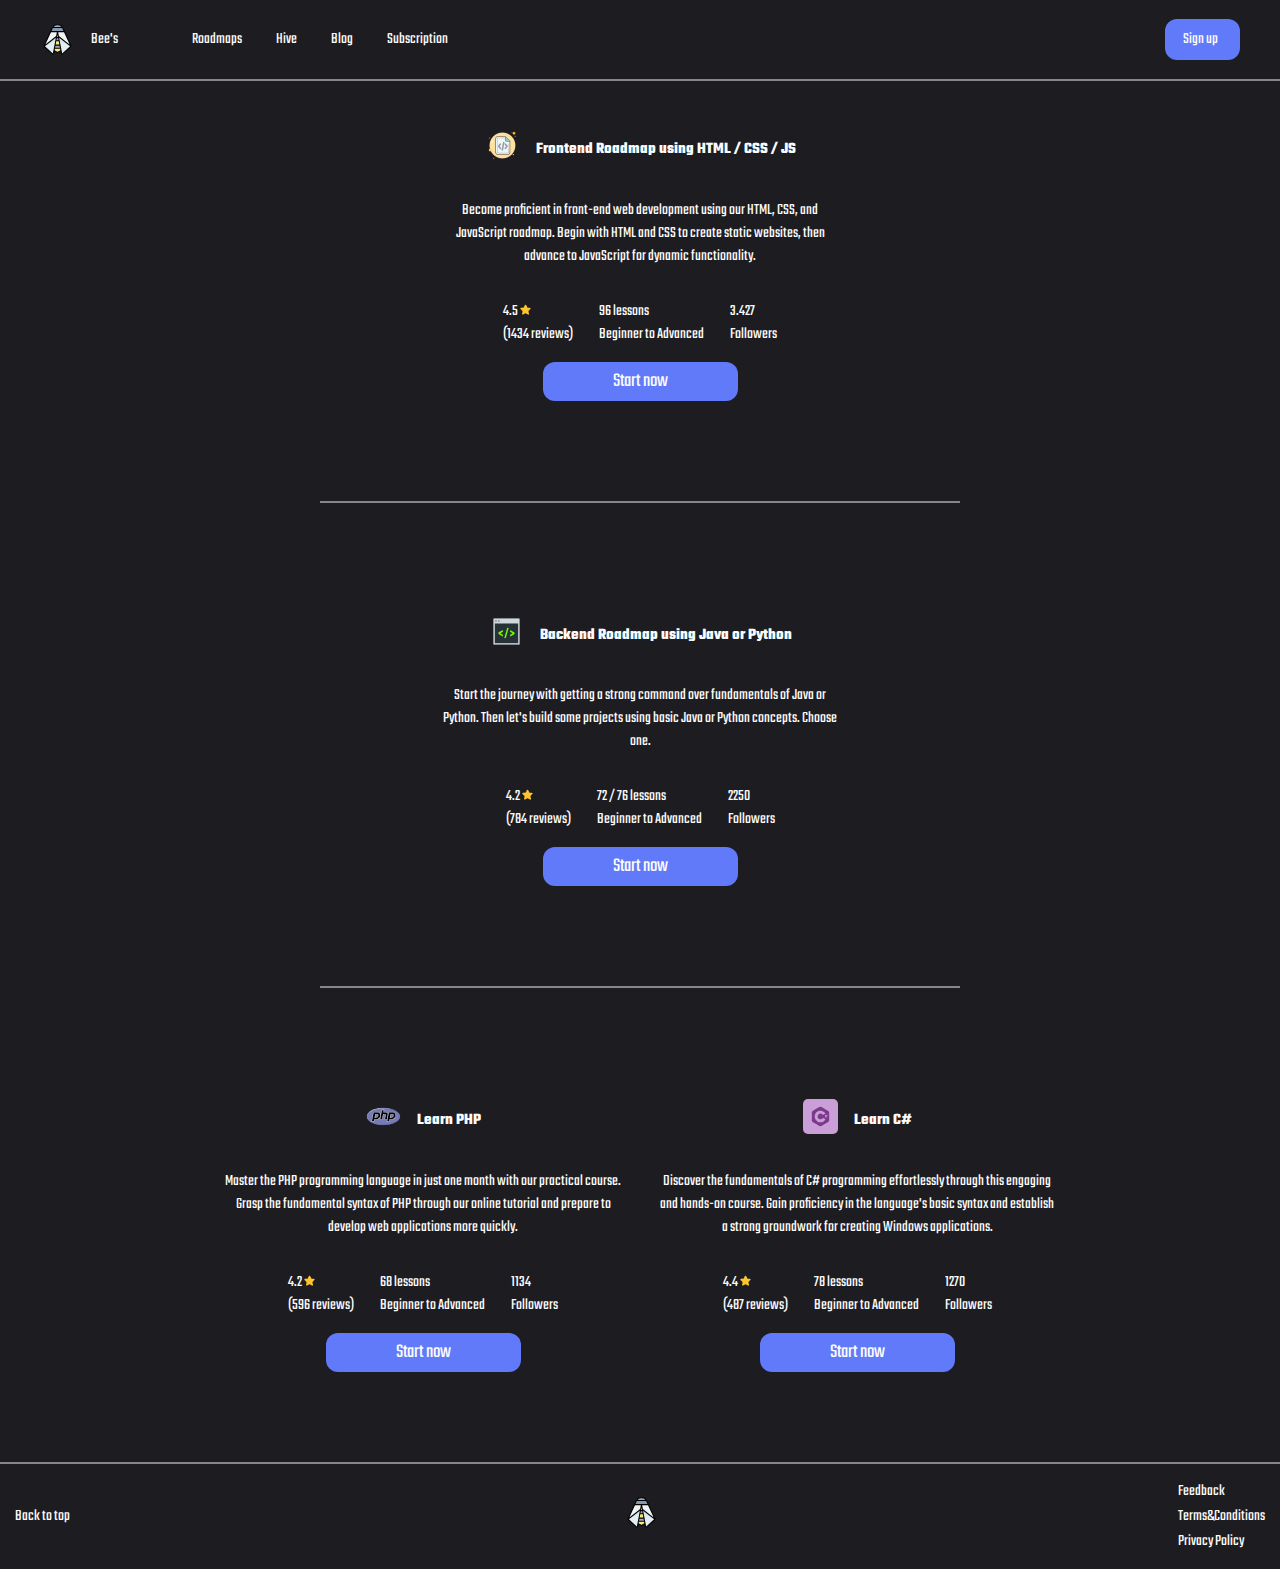
<file: roadmaps.htm>
<!DOCTYPE html>
<html lang="en">
  <head>
    <meta charset="UTF-8" />
    <meta name="viewport" content="width=device-width, initial-scale=1.0" />
    <meta name="description" content="Developer Challenge & Training Network" />
    <link
      rel="icon"
      type="image/x-icon"
      href="./Assets/Icon/favicon_io/zip_session_f7ff5e88dc0d10351a69f8de16b2a9c9_046c3dafd59fa8e663e08844587e490e/favicon-16x16.ico"
    />
    <link rel="preconnect" href="https://fonts.googleapis.com" />
    <link rel="preconnect" href="https://fonts.gstatic.com" crossorigin />
    <link
      href="https://fonts.googleapis.com/css2?family=Teko:wght@300..700&display=swap"
      rel="stylesheet"
    />
    <link rel="stylesheet" href="stylesRoadmaps.css" />
    <title>Bee's Challenge</title>
  </head>
  <body>
    <a id="top"></a>
    <header class="flex align-center space-between padding__right--40">
      <nav class="flex align-center gap--34">
        <div class="nav__item">
          <a href="home__page.htm" class="flex align-center gap--16"
            ><img
              src="./Assets/Icon/bee-origami-paper-svgrepo-com.svg"
              class="logo__homepage"
              alt="bee in the form of origami"
            />Bee's</a
          >
        </div>
        <ul class="flex gap--34 nav__links">
          <li><a href="./roadmaps.htm">Roadmaps</a></li>
          <li><a href="./hive.htm">Hive</a></li>
          <li><a href="./blog.htm">Blog</a></li>
          <li><a href="./subscription.htm">Subscription</a></li>
        </ul>
        <!--Mobile-->
        <ul class="flex align-center nav__links__mobile">
          <li>
            <a href="home__page.htm" aria-label="Refresh home page"
              ><img
                src="./Assets/Icon/bee-origami-paper-svgrepo-com.svg"
                class="logo__homepage"
                alt="bee in the form of origami"
            /></a>
          </li>
          <li><a href="./roadmaps.htm">Roadmaps</a></li>
          <li><a href="./blog.htm">Blog</a></li>
          <li><a href="./subscription.htm">Subscription</a></li>
        </ul>
        <!--/-->
      </nav>
      <a href="./sign__up.htm" class="btn btn__signup">Sign up</a>
    </header>
    <div class="border"></div>
    <main>
      <!--Frontend-->
      <section class="flex column align-center gap--16 narrow">
        <div class="flex align-center gap--16 title">
          <div>
            <img
              src="./Assets/Icon/icons8-code-35.webp"
              alt="frontend course icon"
              class="code__square"
            />
          </div>
          <h4>Frontend Roadmap using HTML / CSS / JS</h4>
        </div>
        <p class="frontend__desc text--center font__size--16">
          Become proficient in front-end web development using our HTML, CSS,
          and JavaScript roadmap. Begin with HTML and CSS to create static
          websites, then advance to JavaScript for dynamic functionality.
        </p>
        <div class="flex gap--26">
          <div class="flex column">
            <div class="flex gap--2">
              <span>4.5</span>
              <div>
                <img
                  src="./Assets/Icon/star-rate.svg"
                  alt="star shaped rate icon"
                  class="star__rate"
                />
              </div>
            </div>
            <span> (1434 reviews)</span>
          </div>
          <div class="flex column">
            <span>96 lessons</span>
            <span>Beginner to Advanced</span>
          </div>
          <div class="flex column">
            <span>3.427</span>
            <span>Followers</span>
          </div>
        </div>
        <a href="./subscription.htm" class="btn btn__startn0w">Start now</a>
      </section>
      <div class="flex column align-center">
        <div class="border__center"></div>
      </div>
      <!--Backend-->
      <section class="flex column align-center gap--16 narrow" id="backend">
        <div class="flex align-center gap--16 title">
          <div>
            <img
              src="./Assets/Icon/icons8-code-35-backend.webp"
              alt="backend course icon"
              class="code__square"
            />
          </div>
          <h4>Backend Roadmap using Java or Python</h4>
        </div>
        <p class="frontend__desc text--center font__size--16">
          Start the journey with getting a strong command over fundamentals of
          Java or Python. Then let's build some projects using basic Java or
          Python concepts. Choose one.
        </p>
        <div class="flex gap--26">
          <div class="flex column">
            <div class="flex gap--2">
              <span>4.2</span>
              <div>
                <img
                  src="./Assets/Icon/star-rate.svg"
                  alt="star shaped rate icon"
                  class="star__rate"
                />
              </div>
            </div>
            <span> (784 reviews)</span>
          </div>
          <div class="flex column">
            <span>72 / 76 lessons</span>
            <span>Beginner to Advanced</span>
          </div>
          <div class="flex column">
            <span>2250</span>
            <span>Followers</span>
          </div>
        </div>
        <a href="./subscription.htm" class="btn btn__startn0w">Start now</a>
      </section>
      <div class="flex column align-center">
        <div class="border__center"></div>
      </div>
      <!--Only Courses-->
      <!--Php-->
      <section
        class="flex justify-center gap--34 individual__courses"
        id="courses"
      >
        <div class="flex column gap--16 align-center">
          <div class="flex align-center gap--16 title">
            <div>
              <img
                src="./Assets/Icon/php.svg"
                alt="php course icon"
                class="code__square"
              />
            </div>
            <h4>Learn PHP</h4>
          </div>
          <p class="frontend__desc text--center font__size--16">
            Master the PHP programming language in just one month with our
            practical course. Grasp the fundamental syntax of PHP through our
            online tutorial and prepare to develop web applications more
            quickly.
          </p>
          <div class="flex gap--26">
            <div class="flex column">
              <div class="flex gap--2">
                <span>4.2</span>
                <div>
                  <img
                    src="./Assets/Icon/star-rate.svg"
                    alt="star shaped rate icon"
                    class="star__rate"
                  />
                </div>
              </div>
              <span> (596 reviews)</span>
            </div>
            <div class="flex column">
              <span>68 lessons</span>
              <span>Beginner to Advanced</span>
            </div>
            <div class="flex column">
              <span>1134</span>
              <span>Followers</span>
            </div>
          </div>
          <a href="./subscription.htm" class="btn btn__startn0w">Start now</a>
        </div>
        <!---C#-->
        <div class="flex column gap--16 align-center">
          <div class="flex align-center gap--16 title">
            <div>
              <img
                src="./Assets/Icon/c-sharp.svg"
                alt="csharp course icon"
                class="code__square"
              />
            </div>
            <h4>Learn C#</h4>
          </div>
          <p class="frontend__desc text--center font__size--16">
            Discover the fundamentals of C# programming effortlessly through
            this engaging and hands-on course. Gain proficiency in the
            language's basic syntax and establish a strong groundwork for
            creating Windows applications.
          </p>
          <div class="flex gap--26">
            <div class="flex column">
              <div class="flex gap--2">
                <span>4.4</span>
                <div>
                  <img
                    src="./Assets/Icon/star-rate.svg"
                    alt="star shaped rate icon"
                    class="star__rate"
                  />
                </div>
              </div>
              <span> (487 reviews)</span>
            </div>
            <div class="flex column">
              <span>78 lessons</span>
              <span>Beginner to Advanced</span>
            </div>
            <div class="flex column">
              <span>1270</span>
              <span>Followers</span>
            </div>
          </div>
          <a href="./subscription.htm" class="btn btn__startn0w">Start now</a>
        </div>
      </section>
      <div class="border brd__footer"></div>
    </main>
    <footer class="flex space-between align-center">
      <div><a href="#top">Back to top</a></div>
      <div class="pad-left">
        <img
          src="./Assets/Icon/bee-origami-paper-svgrepo-com.svg"
          class="logo__homepage"
          alt="bee in the form of origami"
        />
      </div>
      <div>
        <ul class="flex column gap--2">
          <li><a href="./target__blank.htm" target="_blank">Feedback</a></li>
          <li>
            <a href="./target__blank.htm" target="_blank">Terms&Conditions</a>
          </li>
          <li>
            <a href="./target__blank.htm" target="_blank">Privacy Policy</a>
          </li>
        </ul>
      </div>
    </footer>
  </body>
</html>
</file>
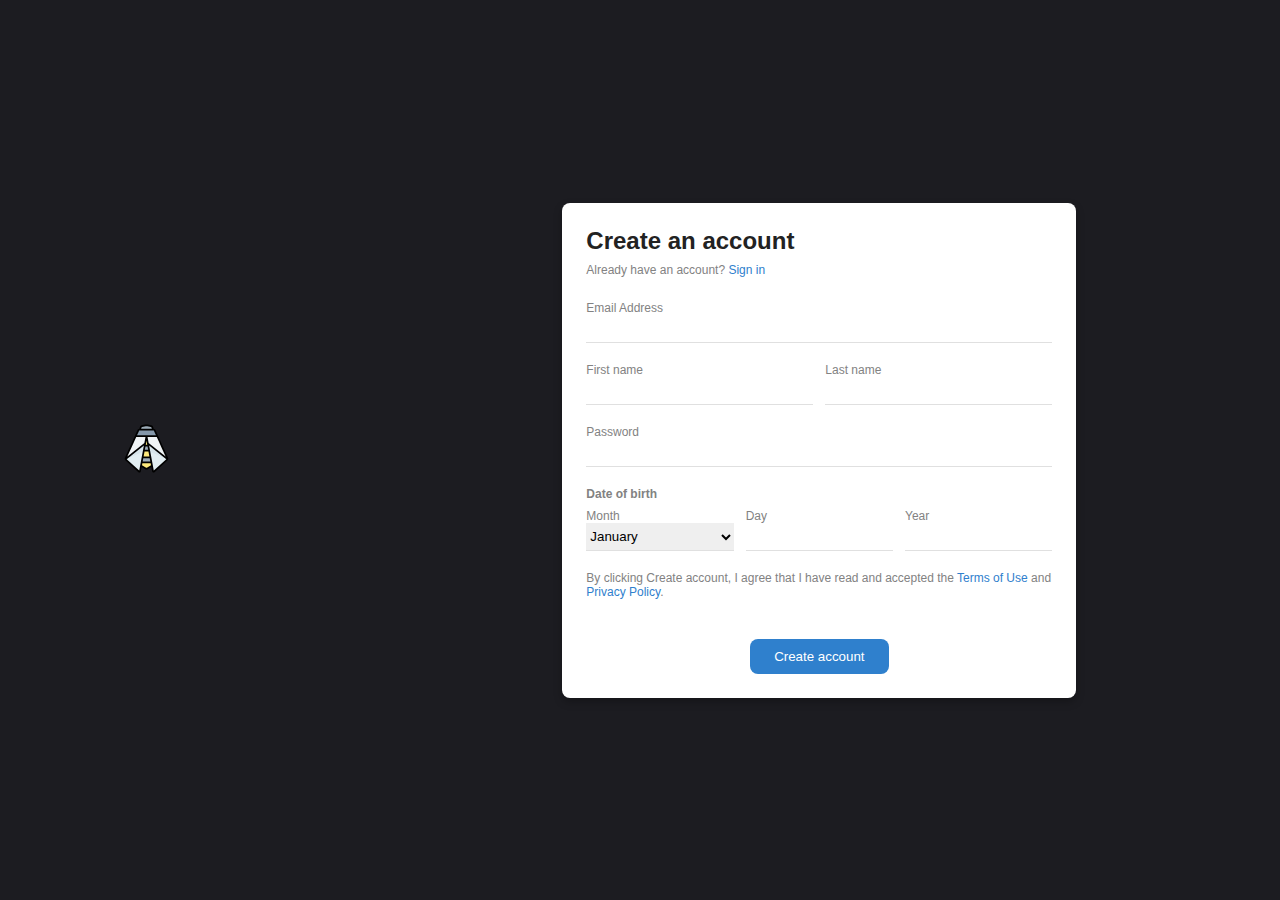
<file: sign__up.htm>
<!DOCTYPE html>
<html lang="en">
  <head>
    <meta charset="UTF-8" />
    <meta name="viewport" content="width=device-width, initial-scale=1.0" />
    <link
      rel="icon"
      type="image/x-icon"
      href="./Assets/Icon/favicon_io/zip_session_f7ff5e88dc0d10351a69f8de16b2a9c9_046c3dafd59fa8e663e08844587e490e/favicon-16x16.ico"
    />
    <link rel="preconnect" href="https://fonts.googleapis.com" />
    <link rel="preconnect" href="https://fonts.gstatic.com" crossorigin />
    <link
      href="https://fonts.googleapis.com/css2?family=Teko:wght@300..700&display=swap"
      rel="stylesheet"
    />
    <link rel="stylesheet" href="stylesSignup.css" />

    <title>Bee's Challenge</title>
  </head>
  <body>
    <div class="background--overlay">
      <div id="container">
        <div class="logo__container">
          <a href="./home__page.htm" aria-label="a link to the home page"
            ><img
              src="./Assets/Icon/bee-origami-paper-svgrepo-com.svg"
              alt="Bee's logo"
              class="logo__homepage"
          /></a>
        </div>
        <div class="panel__container">
          <div class="panel">
            <h1 class="panel__heading">Create an account</h1>
            <p class="panel__subheading">
              Already have an account?
              <a href="#" aria-labelledby="sign in link">Sign in</a>
            </p>
            <form onsubmit="alert('Success')">
              <div class="input">
                <label for="email-address">Email Address</label>
                <input
                  type="email"
                  required
                  id="email-address"
                  aria-required="true"
                />
                <div class="input__indicator"></div>
              </div>
              <div class="name">
                <div class="input">
                  <label for="first-name">First name</label>
                  <input
                    type="text"
                    required
                    id="first-name"
                    aria-required="true"
                  />
                  <div class="input__indicator"></div>
                </div>
                <div class="input">
                  <label for="last-name">Last name</label>
                  <input
                    type="text"
                    required
                    id="last-name"
                    aria-required="true"
                  />
                  <div class="input__indicator"></div>
                </div>
              </div>

              <div class="input">
                <label for="password">Password</label>
                <input
                  type="password"
                  required
                  id="password"
                  aria-required="true"
                />
                <div class="input__indicator"></div>
              </div>

              <div class="date-of-birth">
                <h6 class="date-of-birth__heading">Date of birth</h6>
                <div class="date-of-birth__inputs">
                  <div class="dropdown">
                    <label for="month">Month</label>

                    <select name="month" id="month">
                      <option value="january">January</option>
                      <option value="february">February</option>
                      <option value="march">March</option>
                      <option value="april">April</option>
                      <option value="may">May</option>
                      <option value="june">June</option>
                      <option value="july">July</option>
                      <option value="august">August</option>
                      <option value="september">September</option>
                      <option value="october">October</option>
                      <option value="november">November</option>
                      <option value="december">December</option>
                    </select>
                  </div>

                  <div class="input">
                    <label for="day">Day</label>
                    <input
                      type="number"
                      required
                      id="day"
                      min="1"
                      max="31"
                      aria-required="true"
                    />
                    <div class="input__indicator"></div>
                  </div>

                  <div class="input">
                    <label for="year">Year</label>
                    <input
                      type="number"
                      required
                      id="year"
                      min="1900"
                      max="2020"
                      aria-required="true"
                    />
                    <div class="input__indicator"></div>
                  </div>
                </div>
              </div>

              <p class="consents">
                By clicking Create account, I agree that I have read and
                accepted the <a href="#">Terms of Use</a> and
                <a href="#">Privacy Policy</a>.
              </p>

              <!-- I think the color of this button is a bit different from buttons on other pages. If you use standard styles for entire project, that would not be a problem :)  -->
              <button type="submit">Create account</button>
            </form>
          </div>
        </div>
      </div>
    </div>
  </body>
</html>
</file>
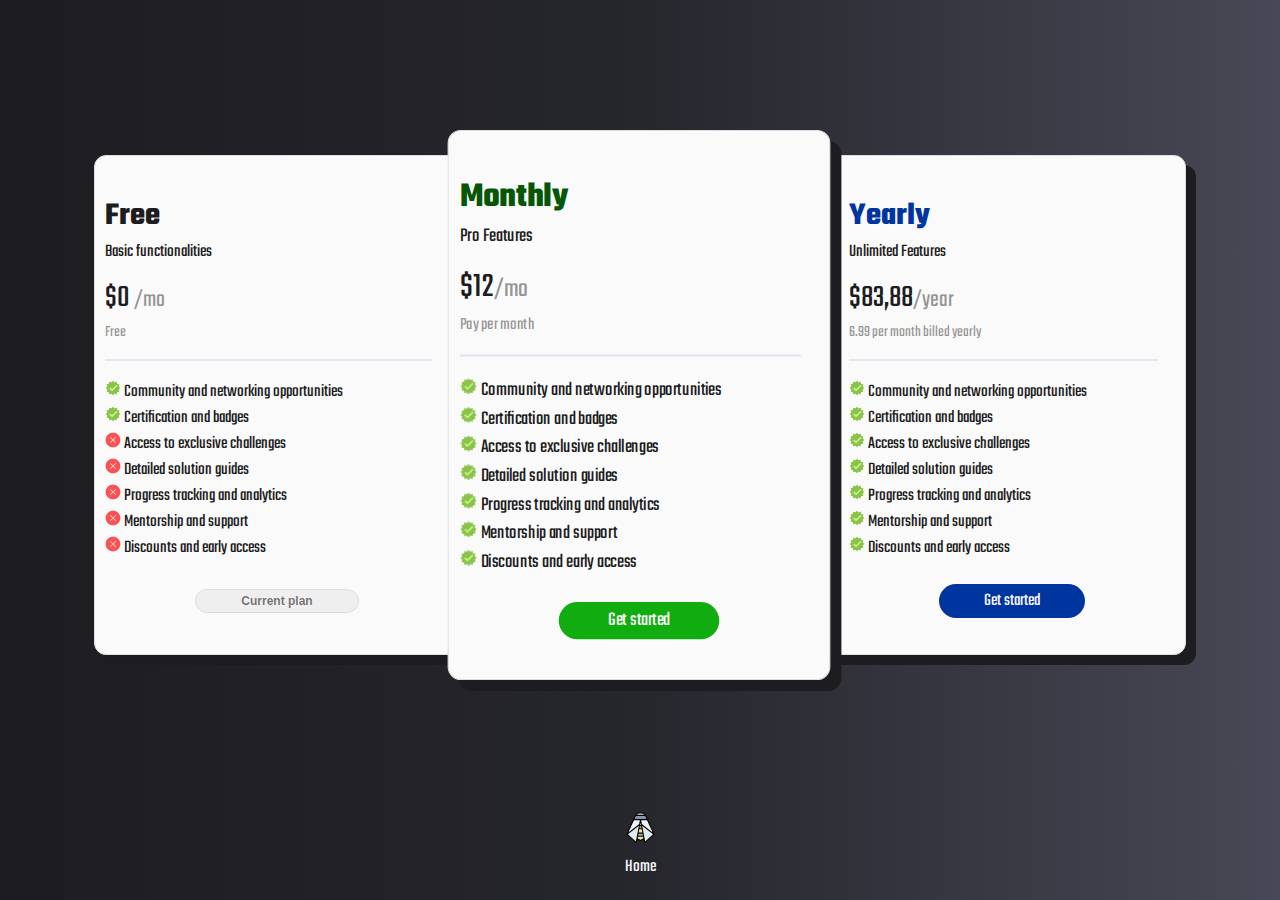
<file: subscription.htm>
<!DOCTYPE html>
<html lang="en">
  <head>
    <meta charset="UTF-8" />
    <meta name="viewport" content="width=device-width, initial-scale=1.0" />
    <meta name="description" content="Developer Challenge & Training Network" />
    <link
      rel="icon"
      type="image/x-icon"
      href="./Assets/Icon/favicon_io/zip_session_f7ff5e88dc0d10351a69f8de16b2a9c9_046c3dafd59fa8e663e08844587e490e/favicon-16x16.ico"
    />
    <link rel="preconnect" href="https://fonts.googleapis.com" />
    <link rel="preconnect" href="https://fonts.gstatic.com" crossorigin />
    <link
      href="https://fonts.googleapis.com/css2?family=Teko:wght@300..700&display=swap"
      rel="stylesheet"
    />
    <link rel="stylesheet" href="stylesSubscription.css" />

    <title>Bee's Challenge</title>
  </head>
  <body>
    <main class="flex justify-center align-center narrow__main">
      <div class="flex gap--5 narrow">
        <div class="free">
          <div>
            <h2>Free</h2>
            <span class="block h2__subtitle">Basic functionalities</span>
            <span class="block cost">$0 <span class="month">/mo</span></span>
            <span class="block grey__subtitle">Free</span>
          </div>
          <div class="border"></div>
          <ul>
            <li>
              <img
                src="./Assets/Icon/icons8-green-check-mark-16.webp"
                alt="Green check mark. This indicates that such a feature is included in this package."
              />
              Community and networking opportunities
            </li>
            <li>
              <img
                src="./Assets/Icon/icons8-green-check-mark-16.webp"
                alt="Green check mark. This indicates that such a feature is included in this package."
              />
              Certification and badges
            </li>
            <li>
              <img
                src="./Assets/Icon/icons8-cancel-16.webp"
                alt="Red cancel mark. This indicates that such a feature is not included in this package."
              />
              Access to exclusive challenges
            </li>
            <li>
              <img
                src="./Assets/Icon/icons8-cancel-16.webp"
                alt="Red cancel mark. This indicates that such a feature is not included in this package."
              />
              Detailed solution guides
            </li>
            <li>
              <img
                src="./Assets/Icon/icons8-cancel-16.webp"
                alt="Red cancel mark. This indicates that such a feature is not included in this package."
              />
              Progress tracking and analytics
            </li>
            <li>
              <img
                src="./Assets/Icon/icons8-cancel-16.webp"
                alt="Red cancel mark. This indicates that such a feature is not included in this package."
              />
              Mentorship and support
            </li>
            <li>
              <img
                src="./Assets/Icon/icons8-cancel-16.webp"
                alt="Red cancel mark. This indicates that such a feature is not included in this package."
              />
              Discounts and early access
            </li>
          </ul>
          <div class="btn__container free__cont__narrow">
            <button class="btn btn__free">Current plan</button>
          </div>
        </div>
        <div class="flex">
          <div class="monthly">
            <div>
              <h2 class="color--gr">Monthly</h2>
              <span class="block h2__subtitle">Pro Features</span>
              <span class="block cost">$12<span class="month">/mo</span></span>
              <span class="block grey__subtitle">Pay per month</span>
            </div>
            <div class="border"></div>
            <ul>
              <li>
                <img
                  src="./Assets/Icon/icons8-green-check-mark-16.webp"
                  alt="Green check mark. This indicates that such a feature is included in this package."
                />
                Community and networking opportunities
              </li>
              <li>
                <img
                  src="./Assets/Icon/icons8-green-check-mark-16.webp"
                  alt="Green check mark. This indicates that such a feature is included in this package."
                />
                Certification and badges
              </li>
              <li>
                <img
                  src="./Assets/Icon/icons8-green-check-mark-16.webp"
                  alt="Green check mark. This indicates that such a feature is included in this package."
                />
                Access to exclusive challenges
              </li>
              <li>
                <img
                  src="./Assets/Icon/icons8-green-check-mark-16.webp"
                  alt="Green check mark. This indicates that such a feature is included in this package."
                />
                Detailed solution guides
              </li>
              <li>
                <img
                  src="./Assets/Icon/icons8-green-check-mark-16.webp"
                  alt="Green check mark. This indicates that such a feature is included in this package."
                />
                Progress tracking and analytics
              </li>
              <li>
                <img
                  src="./Assets/Icon/icons8-green-check-mark-16.webp"
                  alt="Green check mark. This indicates that such a feature is included in this package."
                />
                Mentorship and support
              </li>
              <li>
                <img
                  src="./Assets/Icon/icons8-green-check-mark-16.webp"
                  alt="Green check mark. This indicates that such a feature is included in this package."
                />
                Discounts and early access
              </li>
            </ul>
            <div class="btn__container">
              <a href="#" class="btn btn__monthly">Get started</a>
            </div>
          </div>
        </div>
        <div class="yearly">
          <div>
            <h2 class="color--bl">Yearly</h2>
            <span class="block h2__subtitle">Unlimited Features</span>
            <span class="block cost"
              >$83,88<span class="month">/year</span></span
            >
            <span class="block grey__subtitle"
              >6.99 per month billed yearly</span
            >
          </div>
          <div class="border"></div>
          <ul>
            <li>
              <img
                src="./Assets/Icon/icons8-green-check-mark-16.webp"
                alt="Green check mark. This indicates that such a feature is included in this package."
              />
              Community and networking opportunities
            </li>
            <li>
              <img
                src="./Assets/Icon/icons8-green-check-mark-16.webp"
                alt="Green check mark. This indicates that such a feature is included in this package."
              />
              Certification and badges
            </li>
            <li>
              <img
                src="./Assets/Icon/icons8-green-check-mark-16.webp"
                alt="Green check mark. This indicates that such a feature is included in this package."
              />
              Access to exclusive challenges
            </li>
            <li>
              <img
                src="./Assets/Icon/icons8-green-check-mark-16.webp"
                alt="Green check mark. This indicates that such a feature is included in this package."
              />
              Detailed solution guides
            </li>
            <li>
              <img
                src="./Assets/Icon/icons8-green-check-mark-16.webp"
                alt="Green check mark. This indicates that such a feature is included in this package."
              />
              Progress tracking and analytics
            </li>
            <li>
              <img
                src="./Assets/Icon/icons8-green-check-mark-16.webp"
                alt="Green check mark. This indicates that such a feature is included in this package."
              />
              Mentorship and support
            </li>
            <li>
              <img
                src="./Assets/Icon/icons8-green-check-mark-16.webp"
                alt="Green check mark. This indicates that such a feature is included in this package."
              />
              Discounts and early access
            </li>
          </ul>
          <div class="btn__container">
            <a href="#" class="btn btn__yearly">Get started</a>
          </div>
        </div>
      </div>
    </main>
    <footer class="flex column align-center">
      <a href="./home__page.htm" arial-label="a link to the homepage"
        ><img
          src="./Assets/Icon/bee-origami-paper-svgrepo-com.svg"
          alt="bee's logo and link to home page"
          class="logo__homepage" /></a
      ><a href="./home__page.htm" class="footer__text">Home</a>
    </footer>
  </body>
</html>
</file>
<file: styles.css>
* {
  box-sizing: border-box;
}

:root {
  --s: 8.125rem;
  --g: .625rem;
  --_t: 1.2;
}

a {
  text-decoration: none;
  color: inherit;
}

body {
  margin: 0;
  min-height: 100vh;
  display: grid;
  place-content: center;
  background: #1C1C21;
  font-family: "Teko", sans-serif;
}

.hexagon {
  display: grid;
  margin: calc(var(--s) + var(--g));
}

.hexagon > img {
  grid-area: 1/1;
  width: var(--s);
  aspect-ratio: 0.866;
  object-fit: cover;
  clip-path: polygon(0% 25%, 0% 75%, 50% 100%, 100% 75%, 100% 25%, 50% 0);
  transform: translate(var(--_x, 0), var(--_y, 0)) scale(var(--_t, 1));
  cursor: pointer;
  filter: grayscale(40%);
  transition: 0.2s linear;
}
.hexagon > img:hover {
  filter: grayscale(0);
}

.hexagon > img:nth-child(1) {
  --_x: calc(-120% - var(--g));
}
.hexagon > img:nth-child(7) {
  --_x: calc(120% + var(--g));
}
.hexagon > img:nth-child(3),
.hexagon > img:nth-child(5) {
  --_y: calc(-95% - 0.87 * var(--g));
}
.hexagon > img:nth-child(4),
.hexagon > img:nth-child(6) {
  --_y: calc(95% + 0.87 * var(--g));
}
.hexagon > img:nth-child(3),
.hexagon > img:nth-child(4) {
  --_x: calc(-60% - 0.5 * var(--g));
}
.hexagon > img:nth-child(5),
.hexagon > img:nth-child(6) {
  --_x: calc(60% + 0.5 * var(--g));
}

.relative__img {
  position: absolute;
}

.home__page {
  position: relative;
  left: .375rem;
  bottom: 5.625rem;
  padding: .25rem;
  font-size: 1.5625rem;
  color: rgb(164, 175, 219);
  font-weight: 800;
}
</file>
<file: stylesBlog.css>
* {
  box-sizing: border-box;
}

:root {
  --border-radius: 0.75rem;
  --btn-color: #617afa;
  --primary-color: #fafafa;
}

a {
  text-decoration: none;
  color: inherit;

  &:focus-visible {
    outline: 2px dotted #617afa;
  }
}

body {
  margin: 0;
  padding: 0;
  min-block-size: 100vh;
  background: linear-gradient(to right, #1c1c21, #26262d, #484856);
  color: var(--primary-color);
  font-family: "Teko", sans-serif;
  font-size: 1.125rem;
}

ul {
  list-style-type: none;
  padding: 0;
}

.button__padding--std {
  padding: 0.5625rem 1rem;
}

.flex {
  display: flex;
}

.grid {
  display: grid;
}

.gtr--9-1fr {
  grid-template-rows: repeat(16, 1fr);
}

.gtc--1-2 {
  grid-template-columns: 1fr 3fr;
}

.justify-center {
  justify-content: center;
}

.align-center {
  align-items: center;
}

.flex-col {
  flex-direction: column;
}

.block {
  display: block;
}

.space-between {
  justify-content: space-between;
}

.gap--34 {
  gap: 2.125rem;
}

.gap--16 {
  gap: 1.625rem;
}

.gap--250 {
  gap: 4.6875rem;
}

.gap--50 {
  gap: 3.125rem;
}

.padding--20 {
  padding: 1.25rem;
}

.margin__right--40 {
  margin-right: 2.5rem;
}

aside {
  justify-content: center;
}

.john__doe {
  margin-top: 0.3125rem;
  align-self: center;
}

.cthy__drnt,
.rd__gey {
  align-self: center;
}

.blog__posts {
  margin-top: 2.1875rem;
}

header {
  padding: 0.75rem 2.5rem;
}

.btn {
  border-radius: var(--border-radius);
  background-color: var(--btn-color);
  border: none;
  color: var(--primary-color);
}

.btn__signup {
  min-inline-size: 4.6875rem;
  min-block-size: 2.5rem;
  padding: 0.5625rem 1.125rem;
}

.logo__homepage {
  max-inline-size: 2.1875rem;
}

.border {
  border-top: 0.125rem solid #888787;
  margin-bottom: 2.25rem;
}

.blog__writers {
  background-color: #1c1c21;
  border: 0.0625rem solid var(--btn-color);
  max-inline-size: 12.5rem;
  border-radius: 1.125rem;
}

h3 {
  margin-top: 0rem;
  margin-bottom: 0rem;
}

.card__link {
  color: var(--btn-color);
}

.brd__footer {
  margin-top: 5.625rem;
  margin-bottom: 0rem;
}

footer {
  margin-top: 0;
  padding: 0 0.9375rem;
}

@media screen and (min-width: 1150px) {
  .blog__mobile__first,
  .blog__mobile__second,
  .blog__mobile__third {
    display: none;
  }

  .nav__links__mobile {
    display: none;
  }
}

@media screen and (min-width: 768px) and (max-width: 1150px) {
  .aside__hidden {
    display: none;
  }

  .blog__posts__hidden {
    display: none;
  }

  .narrow__main {
    display: flex;
    justify-content: center;
    gap: 3.125rem;
  }

  .blog__posts {
    display: flex;
    flex-direction: column;
    gap: 3.125rem;
  }

  .blog__writers {
    text-align: center;
  }

  .blog__mobile__first,
  .blog__mobile__second,
  .blog__mobile__third {
    gap: 1.875rem;
    padding-left: 0;
  }

  .nav__links__mobile {
    display: none;
  }
}

@media screen and (max-width: 935px) {
  .nav__links {
    display: none;
  }

  .nav__item {
    display: none;
  }

  .aside__hidden {
    display: none;
  }

  .blog__posts__hidden {
    display: none;
  }

  header {
    display: flex;
    gap: 3.125rem;
  }

  .nav__links__mobile {
    display: flex;
    gap: 2.5rem;
    padding-left: 0;
  }

  .narrow__main {
    display: flex;
    justify-content: center;
  }

  .blog__posts {
    display: flex;
    flex-direction: column;
    gap: 3.125rem;
  }

  .blog__writers {
    text-align: center;
  }

  .blog__mobile__first,
  .blog__mobile__second,
  .blog__mobile__third {
    display: flex;
    flex-direction: column;
    gap: 3.125rem;
    padding-left: 0;
  }

  .card__mobile {
    display: flex;
    gap: 1.875rem;
    font-size: 1.125rem;
  }

  .card3 {
    display: none;
  }
}

@media screen and (max-width: 580px) {
  header {
    padding-right: 0;
  }

  .nav__links {
    display: none;
  }

  .nav__item {
    display: none;
  }

  .aside__hidden {
    display: none;
  }

  .blog__posts__hidden {
    display: none;
  }

  header {
    display: flex;
    gap: .625rem;
  }

  .nav__links__mobile {
    display: flex;
    gap: .625rem;
    padding-left: 0;
  }

  .blog__writers {
    text-align: center;
  }

  .card__mobile {
    display: flex;
    flex-direction: column;
    text-align: center;
  }

  .card3 {
    display: none;
  }

  body {
    font-size: 12px;
  }

  .btn__signup {
    min-inline-size: 3.125rem;
    min-block-size: 1.25rem;
    padding: .25rem .75rem;
  }
}
</file>
<file: stylesHive.css>
* {
  box-sizing: border-box;
}

:root {
  --border-radius: 0.75rem;
  --btn-color: #617afa;
  --primary-color: #fafafa;
}

body {
  margin: 0;
  min-block-size: 100vh;
  background-color: #1c1c21;
  color: var(--primary-color);
  font-family: "Teko", sans-serif;
  font-size: 1.125rem;
}

a {
  text-decoration: none;
  color: inherit;

  &:focus-visible {
    outline: 2px dotted #617afa;
  }
}

ul {
  list-style-type: none;
  padding: 0;
}

nav > ul > li:hover {
  color: #617afa;
}

.button__padding--std {
  padding: 0.5625rem 1rem;
}

.flex {
  display: flex;
}

.grid {
  display: grid;
}

.column {
  flex-direction: column;
}

.justify-center {
  justify-content: center;
}

.align-content-start {
  align-content: start;
}

.align-center {
  align-items: center;
}

.space-between {
  justify-content: space-between;
}

.max-height--25 {
  max-block-size: 1.5625rem;
}

.gap--2 {
  gap: 0.125rem;
}

.gap--5 {
  gap: 0.3125rem;
}

.gap--12 {
  gap: 0.75rem;
}

.gap--26 {
  gap: 1.625rem;
}

.gap--54 {
  gap: 3.375rem;
}

.padding-top--170 {
  padding-top: 10.625rem;
}

.padding-top-left {
  padding-top: 17.5rem;
  padding-left: 3.4375rem;
}

.padding-top-right {
  padding-top: 0.3125rem;
  padding-right: 1.5625rem;
}

.padding-top-right-second {
  padding-top: 0.3125rem;
  padding-right: 2rem;
}

.logo__homepage {
  max-inline-size: 2.1875rem;
}

nav {
  max-inline-size: 12.5rem;
  border-radius: 0.5rem;
  box-shadow: 0 0 0.625rem black;
  padding: 0.9375rem;
  min-block-size: 100vh;
  grid-area: nav;
}

main {
  grid-template-columns: 1fr 2fr 1fr;
  grid-template-areas:
    "nav main sidebar"
    "nav main sidebar"
    "nav main sidebar";
  margin-bottom: 0.25rem;
}

aside {
  grid-area: sidebar;
  justify-self: end;
  min-block-size: 100vh;
  border-radius: 0.5rem;
  box-shadow: 0 0 0.625rem black;
  max-inline-size: 12.5rem;
}

.leaderbord__title {
  padding-left: 1.75rem;
  font-weight: 600;
}

.btn {
  border-radius: var(--border-radius);
  color: var(--primary-color);
  box-shadow: 0 0 0.3125rem;

  &:hover {
    color: rgb(241, 241, 154);
  }
}

.btn__dashboard {
  padding: 0.1875rem 0.375rem;
}

.leaderbord__list {
  padding-top: 4.875rem;
}

.btn__container {
  padding-top: 0.75rem;
  padding-left: 7.5rem;
}

.aside__links {
  padding: 11rem 3.5rem 0rem;
}

.statistics__icon {
  max-inline-size: 2.1875rem;
  background-color: #fafafa;
  border-radius: 0.75rem;

  &:hover {
    background-color: rgb(241, 241, 154);
  }
}

.faq:hover {
  color: #617afa;
}

.challenges__container {
  grid-area: main;
  background-color: rgba(254, 254, 254, 0.819);
  border: 0.0313rem solid rgba(0, 0, 1, 0.9);
  border-radius: 1rem;
  min-inline-size: 27.5rem;
  min-block-size: 24.375rem;
  position: relative;
  padding-top: 0.4375rem;
  margin-top: 0.625rem;
}

.accesible__form__img {
  position: absolute;
  top: 4.375rem;
  left: 2.5rem;
  border-radius: 1rem;
}

.avatar {
  max-inline-size: 2.1875rem;
  max-block-size: 2.8125rem;
}

.challenges__title,
.challanges__title__2 {
  color: #1c1c21;
  font-size: 0.625rem;
  margin-top: 0.25rem;
}

.challenges__info {
  font-size: 0.625rem;
  margin-top: 0.25rem;
  color: rgb(57, 57, 54);
}

.challanges__desc {
  margin-top: 0;
  font-size: 0.75rem;
  color: rgb(57, 57, 54);
}

.challenges__header {
  margin-bottom: 0;
  max-block-size: 1.25rem;
}

.hours__info {
  font-size: 0.625rem;
  margin-top: 0.25rem;
  padding-left: 11.25rem;
  color: rgb(57, 57, 54);
  font-weight: 600;
}

.like__icon,
.save__icon {
  max-inline-size: 1.125rem;
}

.comment__icon {
  max-inline-size: 0.875rem;
}
</file>
<file: stylesHome__page.css>
/* You had to repeat some styles in multiple files. That's not a very scalable approach for a growing project. Instead, add standard styles into one styles file (something like styles.css or main.css), then add it to all html files. Apart from it, you can link additional css files with styles only relevant for specific pages. Just make sure to add the second (specific) file below the first one. */
* {
  box-sizing: border-box;
}

:root {
  --border-radius: 0.75rem;
  --btn-color: #617afa;
  --primary-color: #fafafa;
}

body {
  margin: 0;
  min-block-size: 100vh;
  background-color: #1c1c21;
  color: var(--primary-color);
  font-family: "Teko", sans-serif;
  font-size: 1.125rem;
}

a {
  text-decoration: none;
  color: inherit;

  &:focus-visible {
    outline: 2px dotted #617afa;
  }
}

ul {
  list-style-type: none;
}

li:hover {
  color: #617afa;
}

.button__padding--std {
  padding: 0.5625rem 1rem;
}

.flex {
  display: flex;
}

.grid {
  display: grid;
}

.flex-wrap {
  flex-wrap: wrap;
}

.gridr0w {
  grid-template-rows: repeat(2, 1fr);
}

.gridc0lumn {
  grid-template-columns: repeat(8, 1fr);
}

.justify-center {
  justify-content: center;
}

.align-center {
  align-items: center;
}

.items-center {
  justify-items: center;
}

.space-between {
  justify-content: space-between;
}

.block {
  display: block;
}

.text--end {
  text-align: end;
}

.gap--34 {
  gap: 2.125rem;
}

.gap--16 {
  gap: 1rem;
}

.gap--20 {
  gap: 1.25rem;
}

.gap--30 {
  gap: 1.875rem;
}

.padding__top__left--30-10 {
  padding-top: 1.875rem;
  padding-right: 0.625rem;
}

.padding__hvw--16 {
  padding: 0.4375rem 1rem;
}

.margin__top--12 {
  margin-top: 20px;
}

.padding__right--217 {
  padding-right: 13.5625rem;
}

.padding__right--40 {
  padding-right: 2.5rem;
}

.pad-left {
  padding-left: 4.6875rem;
}

.margin__bottom--0 {
  margin-bottom: 0;
}

header {
  padding: 0.75rem 2.5rem;
}

.logo__homepage {
  max-inline-size: 2.1875rem;
}

.btn {
  border-radius: var(--border-radius);
  background-color: var(--btn-color);
  border: none;
  color: var(--primary-color);
}

.btn__signup {
  min-inline-size: 4.6875rem;
  min-block-size: 2.5rem;
  padding: 0.5625rem 1.125rem;
}

.border {
  border-top: 0.125rem solid #888787;
  margin-bottom: 2.25rem;
}

.hero {
  inline-size: 59.375rem;
  block-size: 31.25rem;
  background-image: url(./Assets/main__picture.svg);
  background-size: contain;
  background-repeat: no-repeat;
  text-align: center;
  padding: 8.125rem;
}

.hero__title {
  font-size: 45px;
  margin-bottom: 0;
  margin-top: 0;
}

.btn__startn0w {
  min-inline-size: 9.125rem;
  min-block-size: 3rem;
  padding: 0.8125rem 2.5rem;
  font-size: 1.25rem;
}

.courses {
  padding: 3.125rem;
  max-block-size: 23.4375rem;
}

.projects {
  border-radius: 0.5rem;
  padding: 1.25rem;
  display: grid;
  grid-template-columns: repeat(4, 1fr);
}

/* If there's a case where you select multiple classes and add the same styles to them, it means that you just need to use one class. Also, add a bit more padding inside the card and maybe try to make the alignment of the text and the button the same (left or center). */
.html5,
.css,
.js,
.py,
.java,
.php,
.csharp {
  background-color: white;
  color: #1c1c21;
  border-radius: 0.5rem;
  padding-left: 0.3125rem;
  min-block-size: 17.5rem;
}

.html__website,
.img__grid__layout,
.weather__web__app,
.ecommerce__api,
.img__upload,
.calculator__app,
.library__mng__sys,
.blog__card {
  background-color: white;
  color: #1c1c21;
  border-radius: 0.5rem;
  padding: 0.3125rem;
  block-size: 9.375rem;

  &:hover {
    background-color: #617afa;
    color: var(--primary-color);
  }
}

.js {
  background-color: white;
  color: #1c1c21;
  border-radius: 0.5rem;
  padding: 0.3125rem;
}

.html5__img,
.css__img {
  border-top-right-radius: 0.5rem;
  border-top-left-radius: 0.5rem;
}

.btn__card {
  padding: 0.1875rem 0.375rem;
}

.cardbtn__container {
  padding-top: 1.75rem;
  padding-left: 2.5rem;
}

.cardbtn__container__csharp {
  padding-top: 1.25rem;
  padding-left: 1.875rem;
}

.cardbtn__container__js {
  padding-top: 1.75rem;
  padding-left: 3.625rem;
}

.js__img {
  border-radius: 0.5rem;
  margin-bottom: 0.1875rem;
}

.py__img {
  max-inline-size: 8rem;
  max-block-size: 8rem;
  margin-bottom: 0.625rem;
}

.csharp__img {
  max-inline-size: 8rem;
  max-block-size: 8rem;
  margin-bottom: 0.625rem;
  padding: 0.625rem;
}

.cardbtn__container__py,
.cardbtn__container__java,
.cardbtn__container__php {
  padding-top: 1.25rem;
  padding-left: 2.5rem;
}

.btn__card__container {
  text-align: center;
}

.btn__card__end {
  padding: 0.375rem 0.75rem;
}

.brd__footer {
  margin-top: 5.625rem;
  margin-bottom: 0rem;
}

footer {
  margin-top: 0;
  padding: 0 0.9375rem;
}

.nav__links__mobile {
  display: none;
}

@media screen and (min-width: 48rem) and (max-width: 77.5rem) {
  .courses__projects__container {
    gap: 9.375rem;
  }
  .courses {
    display: flex;
    flex-wrap: wrap;
    justify-content: center;
  }

  .projects {
    display: flex;
    flex-wrap: wrap;
    justify-content: center;
  }
}

@media screen and (max-width: 48rem) {
  header {
    display: flex;
    gap: 3.125rem;
  }
  .nav__links {
    display: none;
  }

  .nav__item {
    display: none;
  }

  .nav__links__mobile {
    display: flex;
    gap: 2.5rem;
    padding-left: 0;
  }

  .border {
    max-inline-size: 31.25rem;
  }

  .first__section {
    display: flex;
    flex-direction: column;
    gap: 0.625rem;
  }

  .hero {
    max-inline-size: 31.25rem;
    block-size: 16.875rem;
    background-image: url(./Assets/main__picture-300-web.webp);
    background-size: contain;
    background-repeat: no-repeat;
    text-align: center;
    padding: 1.25rem;
  }

  .hero__title {
    font-size: 2rem;
  }

  .btn__startn0w {
    min-inline-size: 6.625rem;
    min-block-size: 2.375rem;
    padding: 0.5rem 3.125rem;
    font-size: 1.125rem;
  }

  .courses__projects__container {
    display: flex;
    flex-direction: column;
    gap: 21.875rem;
  }
  .courses {
    display: flex;
    flex-direction: column;
    padding: 0.625rem 0 0.625rem 0;
  }

  .projects {
    display: flex;
    flex-direction: column;
    padding-left: 0;
  }

  .css,
  .java,
  .php {
    display: none;
  }

  .html5 {
    display: flex;
    background-color: white;
    color: #1c1c21;
    border-radius: 0.5rem 0 0 0.5rem;
    padding: 0.625rem;
    max-inline-size: 31.25rem;
    min-block-size: 8.75rem;
  }

  .title {
    margin-top: 0;
  }

  .btn__card {
    padding: 0.375rem 2.5rem;
  }

  .cardbtn__container {
    margin: 0;
    padding: 1.875rem 0 0 11.875rem;
  }

  .js {
    display: flex;
    background-color: white;
    color: #1c1c21;
    border-radius: 0.5rem 0 0 0.5rem;
    padding: 0.3125rem;
    max-inline-size: 31.25rem;
    min-block-size: 9.375rem;
  }
  .js__img {
    border-radius: 0.5rem;
    margin: 0.4375rem 0 0 0;
  }

  .cardbtn__container__js {
    margin: 0;
    padding: 1.5625rem 0 0 11.25rem;
  }

  .py {
    display: flex;
    background-color: white;
    color: #1c1c21;
    border-radius: 0.5rem 0 0 0.5rem;
    padding-left: 0.3125rem;
    max-inline-size: 31.25rem;
    min-block-size: 9.375rem;
  }

  .cardbtn__container__py {
    padding: 1.875rem 0 0 12rem;
  }

  .csharp {
    display: flex;
    background-color: white;
    color: #1c1c21;
    border-radius: 0.5rem 0 0 0.5rem;
    padding-left: 0.3125rem;
    max-inline-size: 31.25rem;
    min-block-size: 9.375rem;
  }

  .csharp__img {
    padding-top: 1.875rem;
    padding-left: 1.25rem;
  }

  .cardbtn__container__csharp {
    padding: 1.875rem 0 0 13.25rem;
  }

  .weather__web__app__hidden,
  .img__upload__hidden,
  .blog__card__hidden,
  .library__mng__sys__hidden {
    display: none;
  }

  .html__website,
  .img__grid__layout,
  .ecommerce__api,
  .calculator__app {
    min-inline-size: 31.25rem;
    border-radius: 0.5rem 0 0 0.5rem;
  }

  .brd__footer {
    margin-top: 0.9375rem;
    margin-bottom: 0rem;
    min-inline-size: 31.25rem;
  }

  footer {
    min-inline-size: 30rem;
  }
}
</file>
<file: stylesRoadmaps.css>
* {
  box-sizing: border-box;
}

:root {
  --border-radius: 0.75rem;
  --btn-color: #617afa;
  --primary-color: #fafafa;
}

body {
  margin: 0;
  min-block-size: 100vh;
  background-color: #1c1c21;
  color: var(--primary-color);
  font-family: "Teko", sans-serif;
}

a {
  text-decoration: none;
  color: inherit;

  &:focus-visible {
    outline: 0.125rem dotted #617afa;
  }
}

p {
  max-inline-size: 25rem;
  margin-top: 0;
}

ul {
  list-style-type: none;
}

.button__padding--std {
  padding: 0.5625rem 1rem;
}

.flex {
  display: flex;
}

.column {
  flex-direction: column;
}

.align-center {
  align-items: center;
}

.justify-center {
  justify-content: center;
}

.space-between {
  justify-content: space-between;
}

.text--center {
  text-align: center;
}

.font__size--16 {
  font-size: 1rem;
}

.gap--2 {
  gap: 0.125rem;
}

.gap--16 {
  gap: 1rem;
}

.gap--26 {
  gap: 1.625rem;
}

.gap--34 {
  gap: 2.125rem;
}

.padding__right--40 {
  padding-right: 2.5rem;
}

.pad-left {
  padding-left: 4.6875rem;
}

header {
  padding: 0.75rem 2.5rem;
}

.logo__homepage {
  max-inline-size: 2.1875rem;
}

.btn {
  border-radius: var(--border-radius);
  background-color: var(--btn-color);
  border: none;
  color: var(--primary-color);
}

.btn__signup {
  min-inline-size: 4.6875rem;
  min-block-size: 2.5rem;
  padding: 0.5625rem 1.125rem;
}

.border {
  border-top: 0.125rem solid #888787;
  margin-bottom: 2.25rem;
}

.border__center {
  border-top: 0.125rem solid #888787;
  margin: 6.25rem 0;
  width: 50%;
}

.btn__startn0w {
  min-inline-size: 8.5rem;
  min-block-size: 2.375rem;
  padding: 0.3125rem 4.375rem;
  font-size: 1.25rem;
}

.brd__footer {
  margin-top: 5.625rem;
  margin-bottom: 0rem;
}

footer {
  margin-top: 0;
  padding: 0 0.9375rem;
}

.code__square {
  max-inline-size: 2.1875rem;
}

.star__rate {
  max-inline-size: 0.6875rem;
}

@media screen and (min-width: 48rem) {
  .nav__links__mobile {
    display: none;
  }
}
@media screen and (max-width: 48rem) {
  header {
    display: flex;
    gap: 3.125rem;
  }
  .nav__links {
    display: none;
  }

  .nav__item {
    display: none;
  }

  .nav__links__mobile {
    display: flex;
    gap: 2.5rem;
    padding-left: 0;
  }

  .border {
    min-inline-size: 30.3125rem;
  }

  .individual__courses {
    display: flex;
    flex-direction: column;
    gap: 3.125rem;
    padding-left: 2.1875rem;
  }

  .narrow {
    padding-left: 2.1875rem;
  }

  .pad-left {
    padding-left: 3.4375rem;
  }

  .brd__footer {
    margin-top: 2.25rem;
    margin-bottom: 0rem;
    min-inline-size: 30.3125rem;
  }

  footer {
    min-inline-size: 30rem;
  }

  .border__center {
    border-top: 0.125rem solid #888787;
    margin: 6.25rem 0 6.25rem 2.8125rem;
    width: 50%;
  }

  footer > div > ul{
    gap:2px;
  }
}
</file>
<file: stylesSignup.css>
* {
  box-sizing: border-box;
}

:root {
  --text-color: #828282;
  --border-color: #e0e0e0;
  --primary-color: #2f80cd;
}

a {
  text-decoration: none;
  color: var(--primary-color);
}

ul {
  list-style-type: none;
}

body {
  padding: 0;
  margin: 0;
  font-family: "Lato", sans-serif;
  color: #222;
  block-size: 100vh;
  background-color: #1c1c21;
}

p {
  max-inline-size: 37.5rem;
}

.button__padding--std {
  padding: .5625rem 1rem;
}

.background--overlay {
  block-size: 100vh;
}

#container {
  max-inline-size: 68.75rem;
  margin: 0 auto;
  padding: 1.5rem;
  display: grid;
  grid-template-columns: repeat(12, 1fr);
  gap: 1.5rem;
  block-size: 100%;
  align-items: center;
}

.logo__homepage {
  max-inline-size: 3.4375rem;
}

.logo__container {
  grid-column: 1/2;
  display: flex;
  justify-content: center;
}

.panel__container {
  grid-column: 6/12;
}

.panel {
  padding: 1.5rem;
  background-color: white;
  border-radius: .5rem;
  box-shadow: 0rem .25rem .5rem rgba(0, 0, 0, 0.25);
}

.panel__heading {
  font-size: 1.5rem;
  font-weight: 700;
  margin: 0;
}

.panel__subheading {
  margin: 0rem;
  font-size: .75rem;
  color: var(--text-color);
  margin-top: .5rem;
  margin-bottom: 1.5rem;
}

.input {
  margin-bottom: 1.25rem;
  position: relative;
}

.input label {
  font-size: .75rem;
  color: var(--text-color);
  display: block;
}

.input input {
  border: none;
  border-bottom: .0625rem solid var(--border-color);
  inline-size: 100%;
  outline: none;
  padding: 0;
  block-size: 1.75rem;
}

.input__indicator {
  position: absolute;
  bottom: 0;
  left: 50%;
  block-size: .125rem;
  inline-size: 0%;
  transition: all 300ms ease-in-out;
}

.input input:focus ~ .input__indicator {
  left: 0;
  background-color: var(--primary-color);
  inline-size: 100%;
}

.name {
  display: grid;
  grid-template-columns: 1fr 1fr;
  gap: .75rem;
}

.date-of-birth__heading {
  font-size: .75rem;
  color: var(--text-color);
  font-weight: 700;
  margin: 0;
  margin-bottom: .5rem;
}

.dropdown label {
  font-size: .75rem;
  color: var(--text-color);
  display: block;
}

.dropdown select {
  inline-size: 100%;
  border: none;
  border-bottom: .0625rem solid var(--border-color);
  block-size: 1.75rem;
  padding: 0;
}

.date-of-birth__inputs {
  display: grid;
  grid-template-columns: 1fr 1fr 1fr;
  gap: .75rem;
}

.consents {
  font-size: .75rem;
  color: var(--text-color);
  margin: 0;
  padding: 0;
  margin-bottom: 2.5rem;
}

button {
  display: block;
  margin: 0 auto;
  border: none;
  padding: .625rem 1.5rem;
  color: white;
  background-color: var(--primary-color);
  border-radius: .5rem;
}

@media only screen and (max-width: 41.25rem) {
  .logo__container {
    display: none;
  }

  .panel__container {
    grid-column: 1 / span 12;
  }
}

@media only screen and (max-width: 22.5rem) {
  #container {
    padding: 0;
  }

  .panel {
    block-size: 100vh;
    border-radius: 0;
  }
}
</file>
<file: stylesSubscription.css>
* {
  box-sizing: border-box;
}

:root {
  --border-radius: 0.75rem;
  --btn-color: #617afa;
  --primary-color: #fafafa;
}

a {
  text-decoration: none;
  color: inherit;

  &:focus-visible {
    outline: 2px dotted #617afa;
  }
}

body {
  margin: 0;
  padding: 0;
  min-block-size: 100vh;
  background: linear-gradient(to right, #1c1c21, #26262d, #484856);
  font-family: "Teko", sans-serif;
  font-size: 1.125rem;
}

main {
  margin: 0;
  padding: 0;
  min-block-size: 90vh;
}

ul {
  list-style-type: none;
  padding: 0;
}

.flex {
  display: flex;
}

.column {
  flex-direction: column;
}

.justify-center {
  justify-content: center;
}

.align-center {
  align-items: center;
}

.block {
  display: block;
}

.gap--5 {
  gap: 0.3125rem;
}

.button__padding--std {
  padding: 0.5625rem 1rem;
}

.free,
.yearly,
.monthly {
  background-color: var(--primary-color);
  color: #1c1c21;
  border-radius: 0.75rem;
  padding: 0.625rem;
  min-inline-size: 18.75rem;
  min-block-size: 31.25rem;
  border: 0.0625rem solid rgb(222, 222, 222);
  box-shadow: 0.625rem 0.625rem;
}

.border {
  border: 0.0625rem solid rgba(226, 232, 240, 1);
  margin-top: 0.9375rem;
  inline-size: 95%;
}

.monthly {
  transform: scale(1.1);
}

.yearly {
  padding-left: 1.875rem;
}

h2 {
  margin-bottom: 0;
  font-size: 2rem;
}

.h2__subtitle {
  margin-bottom: 0.625rem;
}

.month {
  color: #05010169;
  font-size: 1.5rem;
}

.grey__subtitle {
  color: #05010169;
  font-size: 1rem;
}
.cost {
  font-size: 2rem;
}

.color--gr {
  color: rgb(6, 86, 6);
}

.color--bl {
  color: #0035a0;
}

.logo__homepage {
  max-inline-size: 2.1875rem;
}

.footer__text {
  color: var(--primary-color);
}

.btn__container {
  padding: 0.5625rem 5.625rem;
}

.btn {
  padding: .25rem 2.8125rem;
}

.btn__free {
  border: 0.0625rem solid rgb(222, 222, 222);
  border-radius: 1.125rem;
  color: #100f0f92;
  font-weight: 550;
  font-size: 0.75rem;
}

.btn__monthly {
  border: none;
  border-radius: 1.125rem;
  background-color: rgb(16, 172, 16);
  color: var(--primary-color);
}

.btn__yearly {
  border: none;
  border-radius: 1.125rem;
  background-color: #0035a0;
  color: var(--primary-color);
}

@media screen and (max-width: 1120px) {
  .narrow {
    display: flex;
    flex-direction: column;
    gap: 1.875rem;
  }

  .narrow__main {
    padding: 5rem;
  }

  .free,
  .yearly,
  .monthly {
    gap: 0.625rem;
    background-color: var(--primary-color);
    color: #1c1c21;
    border-radius: 0.75rem;
    padding: 0.625rem 0 0.625rem 0.625rem;
    max-inline-size: 31.25rem;
    min-block-size: 25rem;
    border: 0.0625rem solid rgb(222, 222, 222);
    box-shadow: 0.625rem 0.625rem;
    font-size: 0.75rem;
  }

  .monthly {
    transform: none;
  }

  .border {
    display: none;
  }

  .btn {
    padding: 0.5625rem 7.5rem;
  }

  .btn__free {
    padding: 0.5625rem 6.875rem;
  }
}

@media screen and (max-width: 470px) {
  .narrow {
    display: flex;
    flex-direction: column;
    gap: 1.875rem;
  }

  .narrow__main {
    padding: 5rem;
  }

  .free,
  .yearly,
  .monthly {
    gap: 0.625rem;
    background-color: var(--primary-color);
    color: #1c1c21;
    border-radius: 0.75rem;
    padding: 0.625rem 0 0.625rem 0.625rem;
    max-inline-size: 12.5rem;
    min-block-size: 18.75rem;
    border: 0.0625rem solid rgb(222, 222, 222);
    box-shadow: 0.625rem 0.625rem;
    font-size: 0.75rem;
  }

  .monthly {
    transform: none;
  }

  .border {
    display: none;
  }

  .btn {
    padding: 0.3125rem 1.875rem;
  }

  .btn__free {
    padding: .3125rem 1.875rem;
  }

  .free__cont__narrow {
    padding-left: 5rem;
  }
}
</file>
